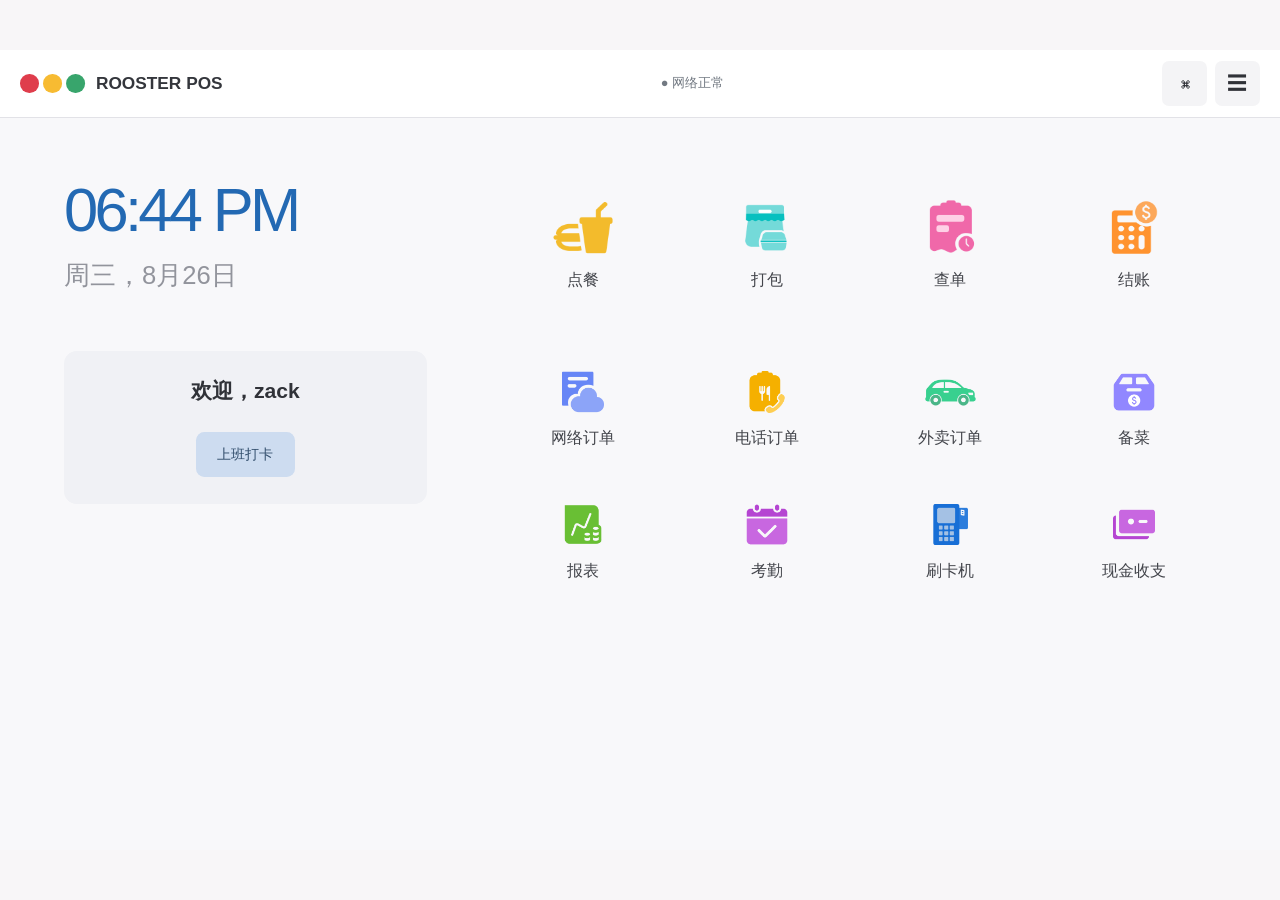
<file: demo/index.html>
<!doctype html>
<html lang="zh-CN">
<head>
  <meta charset="UTF-8" />
  <meta name="viewport" content="width=device-width, initial-scale=1.0" />
  <title>Rooster POS · 备菜流程</title>
  <link rel="stylesheet" href="./styles.css?v=direct-quantity-1" />
</head>
<body>
  <main class="demo-stage">
    <section id="home" class="screen active" aria-label="Rooster POS 首页">
      <div class="app-canvas home-canvas">
        <header class="app-home-header"><div class="app-brand"><span class="brand-dot"></span><b>ROOSTER POS</b></div><div class="home-status">● 网络正常</div><div class="home-head-actions"><button aria-label="扫码">⌘</button><button aria-label="设置">☰</button></div></header>
        <div class="home-body"><section class="home-welcome"><time>06:44 PM</time><p>周三，8月26日</p><div class="staff-card"><b>欢迎，zack</b><button>上班打卡</button></div></section><section class="order-type-panel"><div class="primary-type-grid"><button id="open-order" class="home-type"><img src="./assets/app-icons/dine-in.png" alt="" /><span>点餐</span></button><button class="home-type"><img src="./assets/app-icons/to-go.png" alt="" /><span>打包</span></button><button class="home-type"><img src="./assets/app-icons/recall.png" alt="" /><span>查单</span></button><button class="home-type"><img src="./assets/app-icons/daily-closing.png" alt="" /><span>结账</span></button></div><div class="secondary-type-grid"><button class="home-type"><img src="./assets/app-icons/online-order.png" alt="" /><span>网络订单</span></button><button class="home-type"><img src="./assets/app-icons/call-in.png" alt="" /><span>电话订单</span></button><button class="home-type"><img src="./assets/app-icons/delivery.png" alt="" /><span>外卖订单</span></button><button id="open-prep" class="home-type prep-home-type"><img src="./assets/app-icons/drawer.png" alt="" /><span>备菜</span></button><button class="home-type"><img src="./assets/app-icons/report-center.png" alt="" /><span>报表</span></button><button class="home-type"><img src="./assets/app-icons/attendance.png" alt="" /><span>考勤</span></button><button class="home-type"><img src="./assets/app-icons/card-readers.png" alt="" /><span>刷卡机</span></button><button class="home-type"><img src="./assets/app-icons/payment-batch.png" alt="" /><span>现金收支</span></button></div></section></div>
      </div>
    </section>

    <section id="order" class="screen" aria-label="Rooster POS 点餐页"><div class="app-canvas order-code-canvas"><section class="order-code-aside"><header><button id="close-order" aria-label="返回首页">‹</button><b>#0</b><span>新单</span><button class="aside-more">⋮</button></header><div class="order-code-empty">请选择右侧商品</div><footer><p><span>小计</span><b>$0.00</b></p><p><span>税</span><b>$0.00</b></p><button class="order-pay">付款 · $0.00</button></footer></section><section class="order-code-main"><header class="order-code-top"><button class="menu-name">POS菜单⌄</button><div class="order-code-tools"><button>⌕</button><button>⟳</button><button>◎</button><button>☰</button></div></header><div class="order-code-content"><aside class="order-category-list"><button class="active">主食</button><button>热菜</button><button>素菜</button><button>饮品</button></aside><main><div class="order-qty-row"><span>QTY</span><button class="active">1</button><button>2</button><button>3</button><button>4</button><button>5</button><button>6</button><button>7</button><button>8</button><button>9</button><button>10</button></div><div class="order-product-grid"><button><b>猪脚饭</b><span>$12.95</span></button><button><b>宫保鸡丁饭</b><span>$11.95</span></button><button><b>番茄炒蛋饭</b><span>$10.95</span></button><button><b>香菇鸡饭</b><span>$10.95</span></button><button><b>鱼香肉丝饭</b><span>$12.95</span></button><button><b>麻婆豆腐饭</b><span>$11.95</span></button></div></main></div></section></div></section>

    <section id="prep" class="screen" aria-label="内部备菜">
      <div class="prep-order-canvas">
        <section class="prep-cart" aria-label="备菜清单">
          <header class="prep-cart-head"><button id="back-home" class="prep-back" aria-label="返回首页">‹</button><strong>备菜</strong><span>内部备菜</span></header>
          <div id="prep-cart-list" class="prep-cart-list"></div>
          <footer class="prep-cart-footer"><div class="prep-cart-actions"><button id="send-kitchen" class="cart-send">送厨</button></div></footer>
        </section>
        <aside id="prep-action-rail" class="prep-action-rail" aria-label="备菜操作"></aside>
        <section class="prep-menu-pane" aria-label="内部备菜菜单"><header class="prep-menu-top"><button class="prep-menu-select">内部备菜⌄</button><div class="prep-quick-actions"><button aria-label="搜索">⌕</button><button aria-label="刷新">⟳</button><button aria-label="语言">◎</button><button aria-label="菜单">☰</button></div></header><div id="prep-category-grid" class="prep-category-grid"></div><div id="prep-menu-grid" class="prep-menu-grid"></div></section>
        <div id="prep-toast" class="prep-toast" role="status" aria-live="polite"></div>
      </div>
    </section>

  </main>
  <script src="./app.js"></script>
</body>
</html>
</file>
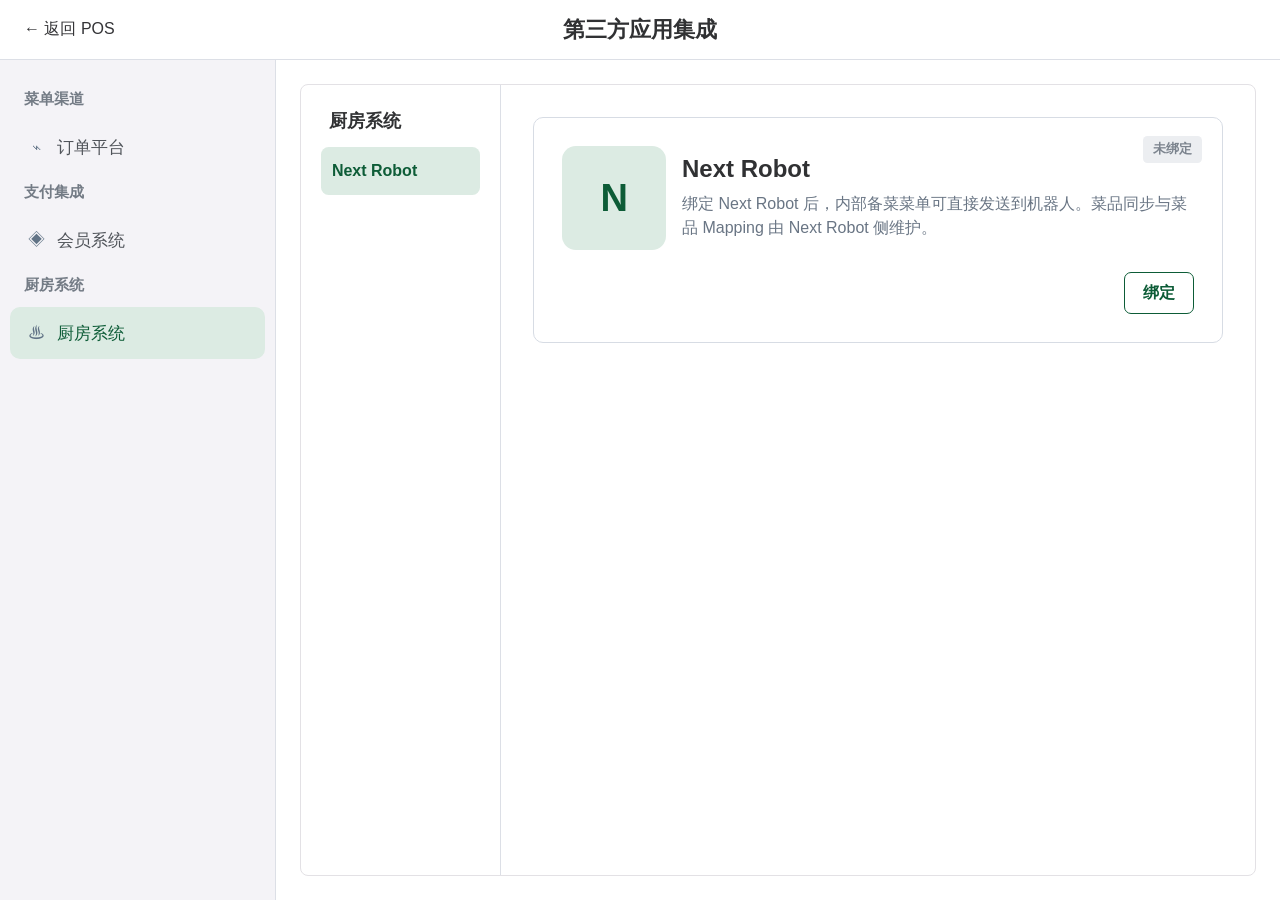
<file: demo/integrations/index.html>
<!doctype html>
<html lang="zh-CN">
<head>
<meta charset="UTF-8" />
<meta name="viewport" content="width=device-width,initial-scale=1" />
<title>Rooster POS · 厨房系统集成</title>
<link rel="stylesheet" href="../config.css?v=robot-bind-only-1" />
</head>
<body>
<main class="config-stage">
<section class="config-shell">
<header class="page-head">
<a class="back-link" href="../index.html">← 返回 POS</a>
<h1>第三方应用集成</h1>
</header>
<div class="integrations">
<aside class="global-nav">
<div class="nav-label">菜单渠道</div>
<button class="nav-item">
<span class="nav-glyph">⌁</span>订单平台</button>
<div class="nav-label">支付集成</div>
<button class="nav-item">
<span class="nav-glyph">◈</span>会员系统</button>
<div class="nav-label">厨房系统</div>
<button class="nav-item active">
<span class="nav-glyph">♨</span>厨房系统</button>
</aside>
<section class="main-panel">
<div class="integration-layout">
<nav class="section-nav">
<h2>厨房系统</h2>
<button class="section-link active">Next Robot</button>
</nav>
<section class="integration-content">
<article class="integration-card">
<div class="brand-tile">N</div>
<div>
<h2>Next Robot</h2>
<p>绑定 Next Robot 后，内部备菜菜单可直接发送到机器人。菜品同步与菜品 Mapping 由 Next Robot 侧维护。</p>
</div>
<span id="bind-status" class="status">未绑定</span>
<div class="integration-actions">
<button id="open-bind" class="outline-btn">绑定</button>
</div>
</article>
</section>
</div>
</section>
</div>
<div id="bind-modal" class="modal" hidden>
<form id="bind-form" class="modal-card">
<header class="modal-head">
<h2>绑定 Next Robot</h2>
<button id="close-bind" class="close-btn" type="button" aria-label="关闭">×</button>
</header>
<div class="bind-fields">
<div class="field">
<label for="app-id">App ID</label>
<input id="app-id" placeholder="App ID" autocomplete="off" />
</div>
<div class="field">
<label for="app-secret">Secret</label>
<input id="app-secret" type="password" placeholder="Secret" autocomplete="new-password" />
</div>
</div>
<footer class="modal-footer">
<button id="cancel-bind" class="outline-btn" type="button">取消</button>
<button class="primary-btn" type="submit">确认绑定</button>
</footer>
</form>
</div>
</section>
</main>
<div id="toast" class="toast" role="status">
</div>
<script src="./app.js">
</script>
</body>
</html>
</file>
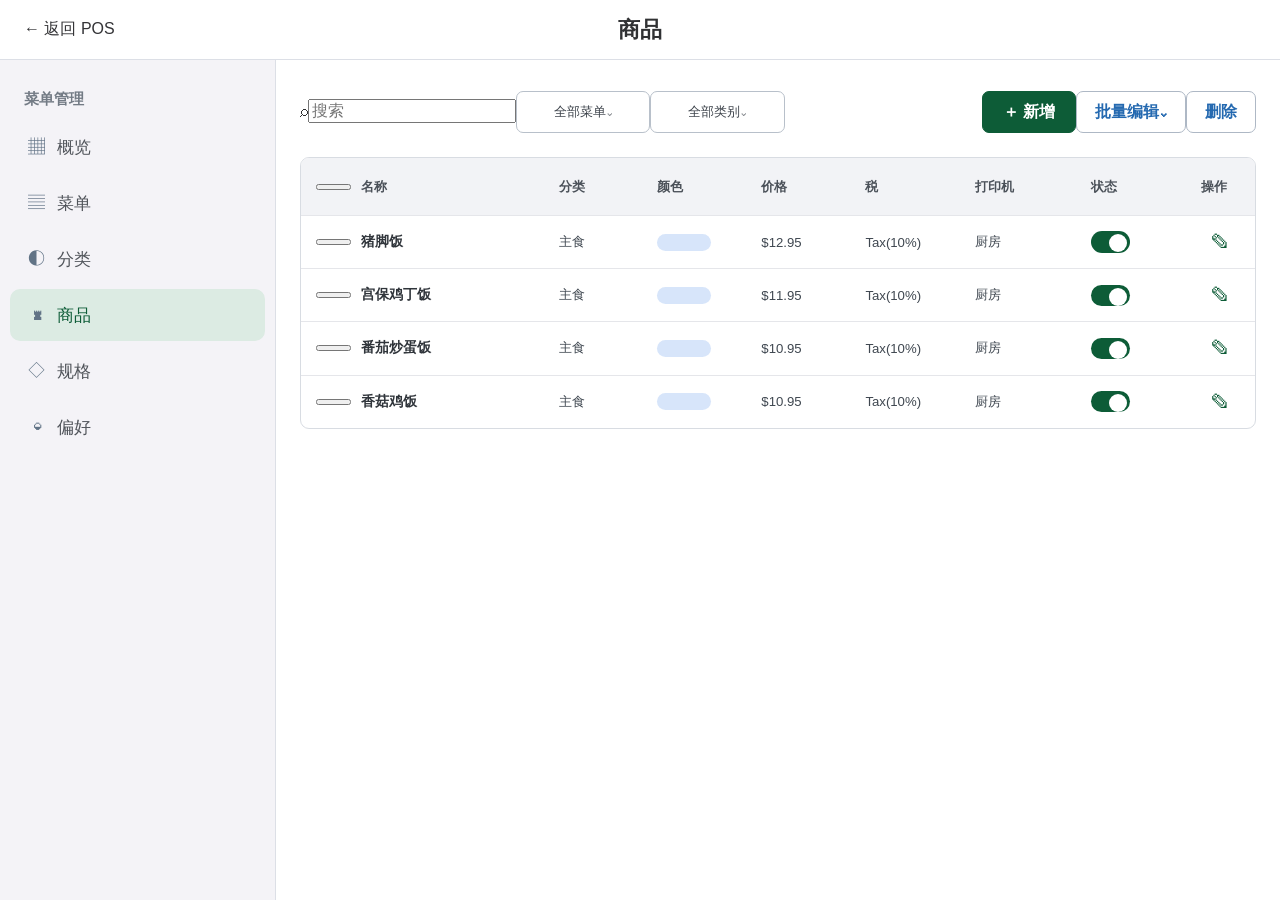
<file: demo/product-management/index.html>
<!doctype html>
<html lang="zh-CN">
<head>
<meta charset="UTF-8" />
<meta name="viewport" content="width=device-width,initial-scale=1" />
<title>Rooster POS · 商品</title>
<link rel="stylesheet" href="../config.css?v=product-page-v2" />
</head>
<body>
<main class="config-stage"><section class="config-shell">
<header class="page-head"><a id="return-pos" class="back-link" href="../index.html">← 返回 POS</a><button id="back-list" class="editor-page-back" hidden aria-label="返回商品">←</button><h1 id="page-title">商品</h1><button id="header-save" class="head-action" form="product-form" type="submit" hidden>保存</button></header>
<div class="menu-layout"><aside class="menu-sidebar"><div class="side-heading">菜单管理</div><button class="nav-item"><span class="nav-glyph">▦</span>概览</button><a class="nav-item" href="../recipe-management/index.html"><span class="nav-glyph">▤</span>菜单</a><button class="nav-item"><span class="nav-glyph">◐</span>分类</button><button class="nav-item active"><span class="nav-glyph">♜</span>商品</button><button class="nav-item"><span class="nav-glyph">◇</span>规格</button><button class="nav-item"><span class="nav-glyph">◒</span>偏好</button></aside>
<section class="menu-content product-management-content">
<section id="product-list-page" class="product-list-page"><div class="list-toolbar product-toolbar"><div class="list-title-group"><label class="recipe-search"><span>⌕</span><input id="product-search" placeholder="搜索" aria-label="搜索商品" /></label><button class="filter-btn" type="button">全部菜单⌄</button><button class="filter-btn" type="button">全部类别⌄</button></div><div class="list-actions"><button id="open-product-editor" class="primary-btn">＋ 新增</button><button class="outline-btn" type="button">批量编辑⌄</button><button id="delete-products" class="outline-btn delete-btn" type="button" disabled>删除</button></div></div><div class="products-table"><div class="products-head"><button id="select-all-products" class="list-check" type="button" aria-label="全选商品"></button><span>名称</span><span>分类</span><span>颜色</span><span>价格</span><span>税</span><span>打印机</span><span>状态</span><span>操作</span></div><div id="product-rows"></div></div></section>
<section id="product-editor" class="recipe-editor" hidden><form id="product-form" class="recipe-form product-form-v1"><section class="form-section full product-name-section"><div class="product-name-grid"><div class="menu-field"><label for="product-name-en">名称</label><input id="product-name-en" placeholder="名称（英文）" /><input id="product-name-zh" placeholder="名称（中文）" /></div><div class="menu-field"><label for="kitchen-name-en">送厨名称（可选）</label><input id="kitchen-name-en" placeholder="名称（英文）" /><input id="kitchen-name-zh" placeholder="名称（中文）" /></div><div class="menu-field"><label for="product-pos-en">POS名称（可选）</label><input id="product-pos-en" placeholder="名称（英文）" /><input id="product-pos-zh" placeholder="名称（中文）" /></div></div></section><section class="form-section full product-price-section"><div class="product-price-grid"><div class="compact-field"><label for="product-price">价格</label><div class="currency-input"><span>$</span><input id="product-price" placeholder="价格" inputmode="decimal" /></div></div><div class="compact-field"><label>商品类型</label><div class="product-radio-line"><label><input type="radio" name="product-type" checked />普通商品</label><label><input type="radio" name="product-type" />称重商品(lb)</label></div></div><div class="compact-field"><label>状态</label><div class="menu-status-row"><label class="route-switch"><input id="product-enabled" type="checkbox" checked /><span></span></label><b>激活</b></div></div></div></section><section class="form-section full product-routing-section figma-product-routing"><div class="routing-field"><h3>税</h3><div class="route-card-list"><button class="route-card selected" type="button">Tax(10%) (10.0%)</button><button class="route-card" type="button">3.00%(3.0%)</button><button class="route-card" type="button">7.45%(7.45%)</button></div></div><div class="routing-field"><label class="routing-check"><input type="checkbox" checked />发送到厨房打印机</label><div class="route-card-list"><button class="route-card selected" type="button">厨房</button></div></div><div class="routing-field"><label class="routing-check"><input type="checkbox" checked />发送到 KDS</label><div class="route-card-list"><button class="route-card selected" type="button">KDS 01</button><button class="route-card" type="button">KDS 02</button></div></div><div id="product-robot-option" class="routing-field robot-routing-field"><label class="routing-check"><input id="product-robot-enabled" type="checkbox" />发送到 Next Robot</label></div><div class="routing-field category-routing-field"><h3>关联分类</h3><button class="category-picker" type="button"><span>选择分类</span><b>›</b></button></div></section></form></section>
</section></div></section></main><div id="toast" class="toast" role="status"></div><script src="./app.js?v=product-page-v2"></script>
</body>
</html>
</file>
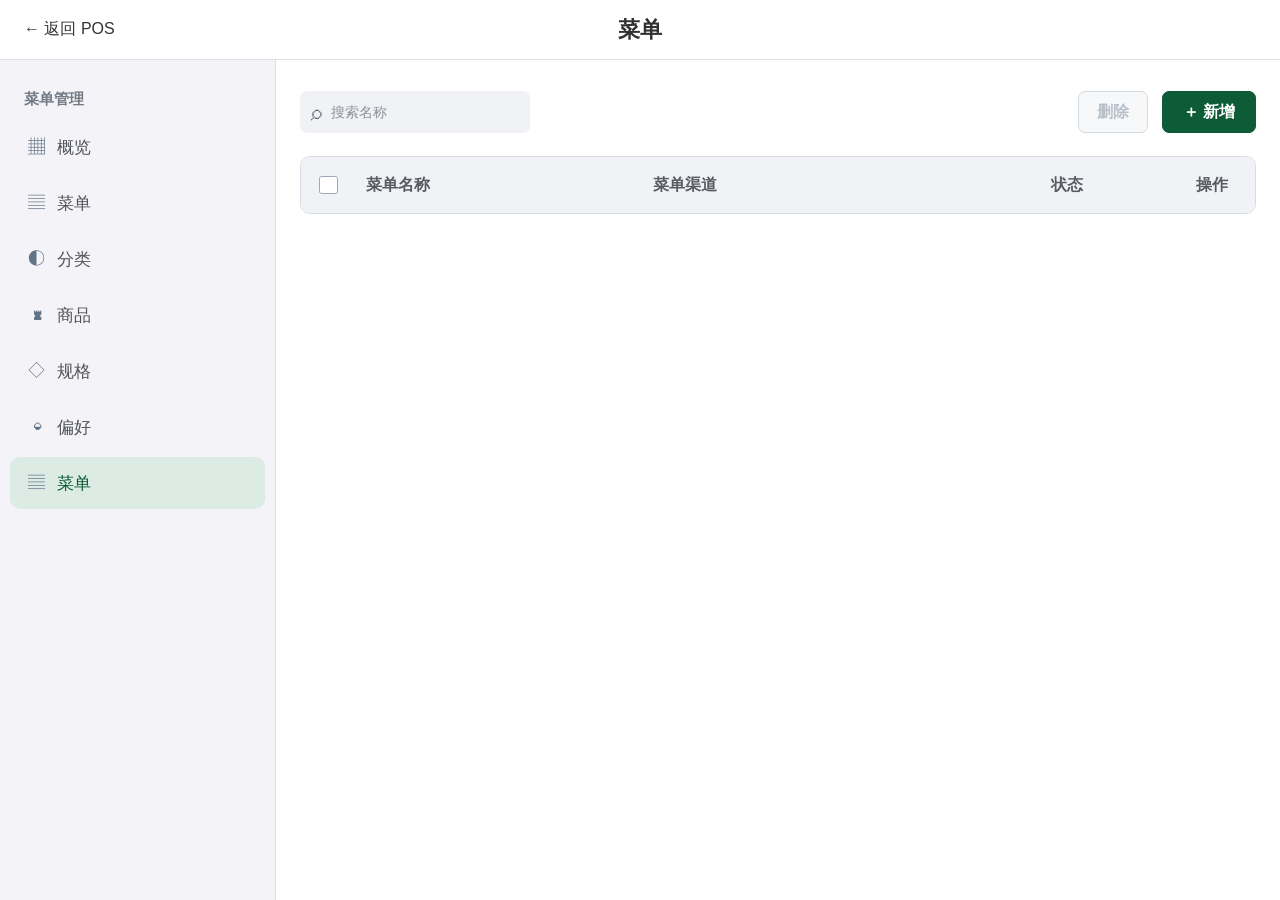
<file: demo/recipe-management/index.html>
<!doctype html>
<html lang="zh-CN">
<head>
<meta charset="UTF-8" />
<meta name="viewport" content="width=device-width,initial-scale=1" />
<title>Rooster POS · 菜单渠道</title>
<link rel="stylesheet" href="../config.css?v=menu-channel-v4" />
</head>
<body>
<main class="config-stage">
<section class="config-shell">
<header class="page-head">
<a id="return-pos" class="back-link" href="../index.html">← 返回 POS</a>
<button id="back-list" class="editor-page-back" hidden aria-label="返回菜单">←</button>
<h1 id="page-title">菜单</h1>
<button id="header-save" class="head-action" form="recipe-form" type="submit" hidden>保存</button>
</header>
<div class="menu-layout">
<aside class="menu-sidebar">
<div class="side-heading">菜单管理</div>
<button class="nav-item">
<span class="nav-glyph">▦</span>概览</button>
<button class="nav-item">
<span class="nav-glyph">▤</span>菜单</button>
<button class="nav-item">
<span class="nav-glyph">◐</span>分类</button>
<a class="nav-item" href="../product-management/index.html">
<span class="nav-glyph">♜</span>商品</a>
<button class="nav-item">
<span class="nav-glyph">◇</span>规格</button>
<button class="nav-item">
<span class="nav-glyph">◒</span>偏好</button>
<button class="nav-item active">
<span class="nav-glyph">▤</span>菜单</button>
</aside>
<section class="menu-content">
<section id="recipe-list-page" class="recipe-list-page">
<div class="list-toolbar">
<div class="list-title-group"><label class="recipe-search"><span>⌕</span><input id="recipe-search" placeholder="搜索名称" aria-label="搜索备菜名称" /></label></div>
<div class="list-actions"><button id="delete-recipes" class="outline-btn delete-btn" type="button" disabled>删除</button><button id="open-editor" class="primary-btn">＋ 新增</button></div>
</div>
<div class="recipes-table">
<div class="table-head">
<button id="select-all-recipes" class="list-check" type="button" role="checkbox" aria-checked="false" aria-label="全选菜单"></button>
<span>菜单名称</span>
<span>菜单渠道</span>
<span>状态</span>
<span>操作</span>
</div>
<div id="recipe-rows">
</div>
</div>
</section>
<section id="product-list-page" class="recipe-list-page product-list-page" hidden>
<div class="list-toolbar"><div class="list-title-group"><label class="recipe-search"><span>⌕</span><input id="product-search" placeholder="搜索名称" aria-label="搜索商品名称" /></label></div><div class="list-actions"><button id="open-product-editor" class="primary-btn">＋ 新增</button></div></div>
<div class="recipes-table product-table"><div class="table-head"><span>名称</span><span>关联菜单</span><span>Next Robot</span><span>状态</span><span>操作</span></div><div id="product-rows"></div></div>
</section>
<section id="recipe-editor" class="recipe-editor" hidden>
<form id="recipe-form" class="recipe-form menu-form-v3">
<section class="form-section full menu-basics-section">
<div class="menu-name-grid">
<div class="menu-field"><label for="menu-name-en">名称</label><input id="menu-name-en" placeholder="名称（英文）" /><input id="recipe-name" placeholder="名称（中文）" /></div>
<div class="menu-field"><label for="pos-name-en">POS名称（可选）</label><input id="pos-name-en" placeholder="名称（英文）" /><input id="pos-name-zh" placeholder="名称（中文）" /></div>
</div>
</section>
<section class="form-section full menu-status-section">
<div class="menu-status-row"><span>状态</span><label class="route-switch" aria-label="菜单状态"><input id="menu-enabled" type="checkbox" checked /><span></span></label><b>激活</b></div>
</section>
<section class="form-section full menu-channel-section">
<h3>菜单渠道</h3>
<div class="menu-channel-options" role="group" aria-label="菜单渠道">
<button type="button" class="menu-channel-card" data-menu-channel="POS" onclick="this.classList.toggle('selected')">POS</button>
<button type="button" class="menu-channel-card" data-menu-channel="Online Order" onclick="this.classList.toggle('selected')">Online Order</button>
<button type="button" class="menu-channel-card" data-menu-channel="Kiosk" onclick="this.classList.toggle('selected')">Kiosk</button>
<button type="button" class="menu-channel-card" data-menu-channel="Self Dine in" onclick="this.classList.toggle('selected')">Self Dine in</button>
<button type="button" class="menu-channel-card" data-menu-channel="Platform Order" onclick="this.classList.toggle('selected')">Platform Order</button>
<button type="button" class="menu-channel-card" data-menu-channel="内部备菜" onclick="this.classList.toggle('selected')">内部备菜</button>
</div>
</section>
<section class="form-section full supply-section">
<div class="section-title-row"><h3>供应时段</h3><div><button class="text-add-button" type="button">＋ 新增</button><button class="text-delete-button" type="button" disabled>删除</button></div></div>
<div class="supply-table"><div class="supply-table-head"><span class="empty-check"></span><span>名称</span><span>时间</span><span>日期</span></div><div class="supply-empty">无加载数据</div></div>
</section>
<section class="form-section full category-section"><h3>关联分类</h3><button class="category-picker" type="button"><span>选择分类</span><b>›</b></button></section>
<p id="form-message" class="form-message">
</p>
</form>
</section>
<section id="product-editor" class="recipe-editor" hidden>
<form id="product-form" class="recipe-form product-form-v1">
<section class="form-section full product-name-section"><div class="product-name-grid"><div class="menu-field"><label for="product-name-en">名称</label><input id="product-name-en" placeholder="名称（英文）" /><input id="product-name-zh" placeholder="名称（中文）" /></div><div class="menu-field"><label for="kitchen-name-en">送厨名称（可选）</label><input id="kitchen-name-en" placeholder="名称（英文）" /><input id="kitchen-name-zh" placeholder="名称（中文）" /></div><div class="menu-field"><label for="product-pos-en">POS名称（可选）</label><input id="product-pos-en" placeholder="名称（英文）" /><input id="product-pos-zh" placeholder="名称（中文）" /></div></div></section>
<section class="form-section full product-price-section"><div class="product-price-grid"><div class="compact-field"><label for="product-price">价格</label><div class="currency-input"><span>$</span><input id="product-price" placeholder="价格" inputmode="decimal" /></div></div><div class="compact-field"><label>商品类型</label><div class="product-radio-line"><label><input type="radio" name="product-type" checked />普通商品</label><label><input type="radio" name="product-type" />称重商品(lb)</label></div></div><div class="compact-field"><label>状态</label><div class="menu-status-row"><label class="route-switch"><input id="product-enabled" type="checkbox" checked /><span></span></label><b>激活</b></div></div></div></section>
<section class="form-section full product-routing-section"><div class="product-routing-grid"><div><h3>发送到厨房打印机</h3><button type="button" class="printer-card">厨房</button></div><div><h3>关联分类</h3><button class="category-picker" type="button"><span>选择分类</span><b>›</b></button></div><div id="product-robot-option"><h3>发送到 Next Robot</h3><div class="robot-switch-line"><label class="route-switch" aria-label="启用 Next Robot 送厨"><input id="product-robot-enabled" type="checkbox" /><span></span></label><b>启用</b></div></div></div></section>
<p id="product-message" class="form-message"></p>
</form>
</section>
</section>
</div>
</section>
</main>
<div id="toast" class="toast" role="status">
</div>
<script src="./app.js?v=menu-channel-v4">
</script>
</body>
</html>
</file>
<file: demo/styles.css>
:root{--ink:#303238;--muted:#8d949d;--line:#e4e3e7;--blue:#2369b3;--pale:#d8e5f3;--green:#56b52c;--bg:#f7f6f8}
*{box-sizing:border-box}
html,body{width:100%;height:100%;margin:0;overflow:hidden;background:#f8f6f8;color:var(--ink);font-family:-apple-system,BlinkMacSystemFont,"PingFang SC","Microsoft YaHei",sans-serif}
button{font:inherit;cursor:pointer}
.demo-stage,.screen{width:100%;height:100%}
.demo-stage{display:grid;place-items:center}
.screen{display:none;place-items:center}
.screen.active{display:grid}
.reference-canvas,.toast-canvas{position:relative;width:min(1280px,100vw,calc(100vh * 1.6));aspect-ratio:1280/800;overflow:hidden;background:#fbf9fb;container-type:inline-size}
.reference-canvas>img{display:block;width:100%;height:100%;object-fit:cover}
.hotspot{position:absolute;border:0;background:transparent}
.order-hotspot{left:47.5%;top:28%;width:13%;height:24%}
.exit-hotspot{left:0;top:3.8%;width:20%;height:8.5%}
.prep-launch{position:absolute;left:84.8%;top:47.4%;width:12%;height:20%;border:0;border-radius:.7cqw;background:#fbf9fb;color:#35363a;display:flex;flex-direction:column;align-items:center;justify-content:center;gap:.7cqw;box-shadow:none}
.prep-launch b{font-size:1.4cqw;font-weight:400}
.prep-mark{display:grid;place-items:center;width:4.1cqw;aspect-ratio:1;border-radius:.65cqw;background:var(--green);position:relative}
.prep-mark i{display:block;position:relative;width:2.7cqw;height:1.7cqw;border:.36cqw solid #fff;border-bottom:0;border-radius:2cqw 2cqw 0 0}
.prep-mark i:before{content:"";position:absolute;left:50%;top:-.8cqw;width:.44cqw;height:.44cqw;border-radius:50%;background:#fff;transform:translateX(-50%)}
.prep-mark i:after{content:"";position:absolute;left:-.65cqw;top:1.65cqw;width:3.3cqw;height:.35cqw;border-radius:2cqw;background:#fff;box-shadow:0 .65cqw 0 -.03cqw #fff}
.window-bar{height:3.85cqw;display:flex;align-items:center;gap:.9cqw;padding:0 1.2cqw;border-bottom:1px solid #e7e4e6;background:#fff}
.window-bar strong{margin-left:.8cqw;color:#57575a;font-size:1.35cqw}
.mac{width:1.52cqw;aspect-ratio:1;border-radius:50%}
.red{background:#ff5f57}
.yellow{background:#febc2e}
.green{background:#28c840}
.toolbar{height:8.5cqw;display:flex;align-items:center;padding:0 1.55cqw;border-bottom:1px solid #e7e4e6;background:#fcfafc}
.back{border:0;background:transparent;color:#343437;font-size:1.58cqw;font-weight:600}
.toolbar>div{margin-left:4cqw}
.toolbar h1{margin:0;font-size:2.25cqw}
.toolbar p{margin:.3cqw 0 0;color:#96969c;font-size:1.1cqw}
.save{margin-left:auto;border:0;border-radius:.65cqw;padding:1cqw 2.1cqw;background:var(--blue);color:#fff;font-size:1.35cqw;font-weight:700}
.save:disabled{background:#aeb8c5;cursor:not-allowed}
.prep-layout{height:calc(100% - 6.4cqw);background:#f5f4f6}
.prep-content{display:flex;min-width:0;flex-direction:column;padding:2.1cqw 3cqw 2.3cqw;background:#fbfafc}
.prep-heading,.stock-heading{display:flex;align-items:center;justify-content:space-between;padding-bottom:1.4cqw;border-bottom:1px solid #e7e5e8}
.prep-heading h2,.stock-heading h2{margin:0;font-size:2cqw}
.prep-heading p,.stock-heading p{margin:.3cqw 0 0;color:#9097a0;font-size:1.1cqw}
.date-pill{padding:.6cqw 1cqw;border-radius:2cqw;background:#e9f0f8;color:#4d7094;font-size:1.05cqw;font-weight:700}
.prep-list{display:grid;gap:1cqw;padding:1.3cqw 0;flex:1}
.prep-card{position:relative;display:grid;grid-template-columns:auto auto 1fr auto;align-items:center;gap:1.25cqw;min-height:10cqw;padding:1.1cqw 1.5cqw;border:1px solid #e6e4e8;border-radius:.9cqw;background:#fff}
.prep-card.selected{border-color:#9cbddd;background:#fbfdff;box-shadow:0 .25cqw .8cqw #2867a612}
.recipe-check{display:grid;place-items:center;width:2cqw;aspect-ratio:1;border:1px solid #bfcbd7;border-radius:.45cqw;background:#fff;color:#fff;font-size:1.3cqw}
.selected .recipe-check{border-color:#2870b8;background:#2870b8}
.recipe-icon{display:grid;place-items:center;width:4.2cqw;aspect-ratio:1;border-radius:.75cqw;background:#e9f1fa;color:#4a78a6;font-size:2.15cqw}
.recipe-main{min-width:0}
.recipe-title{display:flex;align-items:center;gap:.9cqw}
.recipe-title h3{margin:0;font-size:1.5cqw}
.recipe-title span{padding:.3cqw .65cqw;border-radius:2cqw;background:#eef1f5;color:#6f7d8b;font-size:.95cqw}
.recipe-main p{margin:.4cqw 0;color:#7c8995;font-size:1.06cqw}
.recipe-main p b{color:#2765a4}
.recipe-meta{display:flex;gap:1.2cqw;color:#8995a0;font-size:1.01cqw}
.recipe-meta b{color:#416e9e}
.batch-control{padding-left:1.6cqw;border-left:1px solid #ecebef;text-align:right}
.batch-control>span{display:block;margin-bottom:.5cqw;color:#8b969f;font-size:.95cqw}
.batch-control div{display:flex;align-items:center;gap:.55cqw}
.batch-control button{display:grid;place-items:center;width:2cqw;aspect-ratio:1;border:1px solid #b7c9dd;border-radius:.4cqw;background:#fff;color:#2867a6;font-size:1.35cqw;font-weight:700}
.batch-control b{min-width:1.4cqw;color:#265f9d;font-size:1.4cqw;text-align:center}
.batch-control em{font-style:normal;color:#84909a;font-size:1cqw}
.prep-summary{display:flex;align-items:center;justify-content:space-between;padding:1.2cqw 1.4cqw;border-radius:.75cqw;background:#eaf3ff}
.prep-summary b{display:block;color:#285f9a;font-size:1.2cqw}
.prep-summary span{display:block;margin-top:.3cqw;color:#73879a;font-size:1.02cqw}
.prep-summary p{margin:0;color:#60778e;font-size:1.04cqw}
.consumption-list{display:grid;gap:1cqw;flex:1;padding:1.35cqw 0}
.consumption-card{min-height:10.3cqw;padding:1.25cqw 1.6cqw;border:1px solid #e7e5e8;border-radius:.85cqw;background:#fff}
.dish-title{display:flex;align-items:center;justify-content:space-between}
.dish-title h3{margin:0;font-size:1.52cqw}
.dish-title p{margin:.4cqw 0 0;color:#8b97a2;font-size:1.02cqw}
.consumption-metrics{display:grid;grid-template-columns:repeat(2,1fr);gap:1cqw;margin-top:1.15cqw}
.consumption-metrics div{padding-left:1cqw;border-left:2px solid #e8edf3}
.consumption-metrics span{display:block;color:#909aa4;font-size:1cqw}
.consumption-metrics b{display:block;margin-top:.35cqw;color:#3e5f81;font-size:1.4cqw}
.modal{position:absolute;inset:0;z-index:4;display:grid;place-items:center;background:#1d273333}
.modal[hidden]{display:none}
.modal-card{width:82%;padding:1.8cqw 2.1cqw 1.6cqw;border-radius:1cqw;background:#f8f8fa;box-shadow:0 2cqw 6cqw #17283b3d}
.modal-card>header{display:flex;align-items:flex-start;justify-content:space-between;padding-bottom:1.2cqw;border-bottom:1px solid #e3e4e7}
.modal-card h2{margin:0;font-size:2cqw}
.modal-card header p{margin:.35cqw 0 0;color:#8b959f;font-size:1.08cqw}
.modal-close{display:grid;place-items:center;width:2.6cqw;aspect-ratio:1;border:0;border-radius:.55cqw;background:#eef0f3;color:#657080;font-size:1.8cqw}
.recipe-picker{display:grid;gap:.85cqw;padding:1.1cqw 0}
.picker-row{display:grid;grid-template-columns:auto auto 1fr auto;align-items:center;gap:1.15cqw;min-height:8.3cqw;padding:1cqw 1.2cqw;border:1px solid #e3e5e8;border-radius:.75cqw;background:#fff}
.picker-row.selected{border-color:#9cbddd;background:#fbfdff;box-shadow:0 .2cqw .7cqw #2867a610}
.picker-summary{display:flex;align-items:center;justify-content:space-between;padding:1.05cqw 1.35cqw;border-radius:.7cqw;background:#eaf3ff}
.picker-summary b{display:block;color:#285f9a;font-size:1.15cqw}
.picker-summary span{display:block;margin-top:.3cqw;color:#718699;font-size:1cqw}
.picker-summary .save{margin-left:1cqw}
.prep-toolbar{position:relative;height:6.4cqw;justify-content:center;padding:0 1.55cqw}
.prep-toolbar .back{position:absolute;left:1.55cqw;padding:.3cqw;border:0;font-size:2.4cqw;line-height:1}
.prep-toolbar .toolbar-title{margin:0;text-align:center}
.prep-toolbar .toolbar-title h1{font-size:2.05cqw}
.prep-toolbar .toolbar-actions{position:absolute;right:1.55cqw;display:flex;gap:1cqw;margin:0}
.prep-toolbar .toolbar-actions .save{margin:0;padding:.85cqw 1.7cqw;border-radius:.65cqw;font-size:1.25cqw}
.refresh{border:1px solid #b9bdc6;border-radius:.65cqw;background:#fff;color:#2369b3;padding:.85cqw 1.7cqw;font-size:1.25cqw;font-weight:700}
.prep-layout{height:calc(100% - 10.25cqw)}
.prep-content{padding:1.55cqw 2cqw 1.7cqw}
.consumption-list{grid-template-columns:repeat(4,minmax(0,1fr));grid-auto-rows:11.1cqw;gap:1cqw;align-content:start;padding:0}
.consumption-card{display:flex;min-height:0;flex-direction:column;justify-content:space-between;padding:1.5cqw;border:0;border-radius:.9cqw;background:#d5e2f7}
.dish-title h3{font-size:1.58cqw;line-height:1.25}
.consumption-metrics{gap:.75cqw;margin-top:1.1cqw}
.consumption-metrics div{padding-left:.75cqw;border-left:2px solid #f0f5fc}
.consumption-metrics span{font-size:.92cqw;color:#6e7b8d}
.consumption-metrics b{margin-top:.32cqw;color:#3c526b;font-size:1.36cqw}
.prep-quantity{display:grid;grid-template-columns:auto 5.2cqw auto;align-items:center;gap:.45cqw;color:#5d6874;font-size:1.02cqw}.prep-quantity span{grid-column:1 / -1;justify-self:end}.prep-quantity input{width:5.2cqw;height:2.65cqw;padding:0 .5cqw;border:1px solid #bbc5d2;border-radius:.5cqw;background:#fff;color:#303842;font:inherit;font-size:1.15cqw;font-weight:700;text-align:center}.prep-quantity em{font-style:normal;color:#6e7884}

/* Internal prep reuses the POS order-page frame from the supplied Figma node. */
.prep-order-canvas{position:relative;display:grid;width:min(1280px,100vw,calc(100vh * 1.6));aspect-ratio:1280/800;grid-template-columns:29.7% 6.25% 64.05%;overflow:hidden;background:#f7f7f9;container-type:inline-size}
.prep-cart{display:grid;grid-template-rows:6.25cqw minmax(0,1fr) auto;min-width:0;border-right:1px solid #d8d8de;background:#fff}
.prep-cart-head{display:flex;align-items:center;gap:1cqw;padding:0 1.55cqw;border-bottom:1px solid #d7d7dd;background:#fff}.prep-cart-head strong{font-size:2.15cqw;letter-spacing:-.04em}.prep-cart-head span{padding:.42cqw .76cqw;border-radius:.38cqw;background:#ededf1;color:#5f6168;font-size:.9cqw;font-weight:700}.prep-back{border:0;background:transparent;color:#272a30;font-size:3.25cqw;font-weight:400;line-height:1}
.prep-cart-list{display:flex;min-height:0;flex-direction:column;gap:.7cqw;padding:1.2cqw;overflow:hidden;background:#fcfcfd}.prep-cart-empty{display:grid;place-content:center;gap:.55cqw;height:100%;padding:2cqw;text-align:center;color:#747984}.prep-cart-empty b{font-size:1.15cqw}.prep-cart-empty span{font-size:.9cqw;color:#a0a4ac}
.prep-cart-item{display:flex;align-items:center;gap:.65cqw;padding:.85cqw;border-bottom:1px solid #e7e7ec;background:#fff}.prep-cart-item.active{background:#dce9e2}.cart-quantity{display:grid;place-items:center;width:3.55cqw;height:3.25cqw;border-radius:.35cqw;background:#f0f1f4;color:#31343a;font-size:1.25cqw;font-weight:500}.cart-item-main{min-width:0;flex:1}.prep-cart-item strong,.prep-cart-item span{display:block}.prep-cart-item strong{font-size:1.22cqw}.prep-cart-item span{margin-top:.25cqw;color:#888e98;font-size:.82cqw}
.prep-cart-footer{padding:1.1cqw;border-top:1px solid #d8d8de;background:#fff}.prep-cart-total{display:flex;justify-content:space-between;padding-bottom:.8cqw;color:#5d626b;font-size:1cqw}.prep-cart-total b{color:#24272d;font-size:1.1cqw}.prep-cart-actions{display:grid;grid-template-columns:1fr}.prep-cart-actions button{height:3.65cqw;border-radius:.52cqw;font-size:1.15cqw;font-weight:700}.cart-send{border:0;background:#175b32;color:#fff}.cart-send:disabled{background:#dfe2e6;color:#aeb2ba}
.prep-action-rail{display:flex;flex-direction:column;align-items:center;gap:.55cqw;padding-top:.8cqw;border-right:1px solid #d8d8de;background:#f2f2f5}.rail-action{display:grid;place-items:center;width:4.75cqw;height:5.1cqw;gap:.15cqw;border:0;border-radius:.42cqw;background:#fff;color:#34373d}.rail-action b{font-size:1.55cqw;line-height:1}.rail-action span{font-size:.75cqw}.rail-add{background:#dce9e2;color:#14562f}.rail-reduce,.rail-delete{background:#efd1d3;color:#71181d}
.prep-menu-pane{display:grid;grid-template-rows:6.25cqw auto minmax(0,1fr);min-width:0;background:#f8f8fa}.prep-menu-top{display:flex;align-items:center;justify-content:space-between;padding:0 1.05cqw;border-bottom:1px solid #d8d8de;background:#fff}.prep-menu-select{height:3.75cqw;padding:0 1.15cqw;border:0;border-radius:.52cqw;background:#ececf0;color:#35373d;font-size:1.22cqw;font-weight:700}.prep-quick-actions{display:flex;gap:.5cqw}.prep-quick-actions button{display:grid;place-items:center;width:3.75cqw;height:3.75cqw;border:0;border-radius:.5cqw;background:#f4f4f6;color:#282b30;font-size:1.65cqw}
.prep-category-grid{display:grid;grid-template-columns:repeat(4,1fr);gap:.85cqw;padding:1cqw 1.15cqw .85cqw;background:#f8f8fa}.prep-category{height:4.45cqw;border:0;border-radius:.55cqw;background:#fff;color:#4c5059;font-size:1.18cqw;font-weight:700}.prep-category.active{background:#b9d6ff;color:#1e5d9f}
.prep-menu-grid{display:grid;grid-template-columns:repeat(4,minmax(0,1fr));grid-auto-rows:7.8cqw;align-content:start;gap:.85cqw;padding:.85cqw 1.15cqw 1.15cqw;overflow:hidden;background:#f8f8fa}.prep-dish{position:relative;display:flex;min-width:0;flex-direction:column;align-items:flex-start;justify-content:flex-end;padding:1.05cqw;border:0;border-radius:.58cqw;background:#fff;color:#2d3138;text-align:left}.prep-dish strong{font-size:1.28cqw;line-height:1.25}.prep-dish span{margin-top:.45cqw;color:#747b87;font-size:.92cqw}.prep-dish em{position:absolute;top:.7cqw;right:.7cqw;padding:.28cqw .48cqw;border-radius:.35cqw;background:#2369b3;color:#fff;font-size:.75cqw;font-style:normal;font-weight:700}.prep-dish.selected{background:#d9e8fd;box-shadow:inset 0 0 0 1px #99bbe6}
.prep-toast{position:absolute;z-index:5;top:6.9cqw;left:50%;padding:.8cqw 1.35cqw;border-radius:.5cqw;background:#273849;color:#fff;font-size:1.05cqw;font-weight:700;opacity:0;pointer-events:none;transform:translate(-50%,-.7cqw);transition:opacity .18s ease,transform .18s ease}.prep-toast.show{opacity:1;transform:translate(-50%,0)}

/* Code-built Rooster POS screens. Layout dimensions follow FastFoodScreen, OrderLayout and MenuToolButton. */
.app-canvas{width:min(1280px,100vw,calc(100vh * 1.6));aspect-ratio:1280/800;overflow:hidden;background:#f8f8fa;container-type:inline-size}.app-home-header{display:flex;align-items:center;height:5.3cqw;padding:0 1.6cqw;border-bottom:1px solid #e2e2e7;background:#fff}.app-brand{display:flex;align-items:center;gap:.65cqw;color:#34363c;font-size:1.35cqw}.brand-dot{width:1.45cqw;height:1.45cqw;border-radius:50%;background:#df3d4c;box-shadow:1.8cqw 0 #f7bb32,3.6cqw 0 #38a56c}.app-brand b{margin-left:3.8cqw}.home-status{margin:auto;color:#727982;font-size:1cqw}.home-head-actions{display:flex;gap:.6cqw}.home-head-actions button{display:grid;place-items:center;width:3.5cqw;height:3.5cqw;border:0;border-radius:.55cqw;background:#f4f4f6;color:#303238;font-size:1.55cqw}.home-body{display:grid;grid-template-columns:31.5% 1fr;height:calc(100% - 5.3cqw);padding:4.4cqw 5cqw 3cqw;gap:5.8cqw}.home-welcome time{display:block;color:#2369b3;font-size:4.8cqw;font-weight:400;letter-spacing:-.06em}.home-welcome>p{margin:1cqw 0 4.5cqw;color:#92949c;font-size:2cqw}.staff-card{display:grid;gap:1.7cqw;min-height:12cqw;padding:2.1cqw 2.5cqw;border-radius:1cqw;background:#f0f1f5;text-align:center}.staff-card b{font-size:1.65cqw}.staff-card button{justify-self:center;padding:.85cqw 1.7cqw;border:0;border-radius:.65cqw;background:#cddcf0;color:#314d6b;font-size:1.1cqw}.order-type-panel{padding-top:1.5cqw}.primary-type-grid,.secondary-type-grid{display:grid;grid-template-columns:repeat(4,1fr);gap:1.6cqw}.secondary-type-grid{margin-top:5.6cqw;row-gap:3.6cqw}.home-type{display:flex;align-items:center;flex-direction:column;gap:.75cqw;min-width:0;border:0;background:transparent;color:#43454b;font-size:1.25cqw;font-weight:400}.home-type img{width:5.2cqw;height:5.2cqw;object-fit:contain}.secondary-type-grid .home-type img{width:4.2cqw;height:4.2cqw}.prep-home-type img{filter:hue-rotate(75deg) saturate(1.5)}
.order-code-canvas{display:grid;grid-template-columns:23.45% 1fr;width:min(1280px,100vw,calc(100vh * 1.6));aspect-ratio:1280/800;overflow:hidden;background:#f8f8fa;container-type:inline-size}.order-code-aside{display:grid;grid-template-rows:6.25cqw 1fr auto;border-right:1px solid #dcdde3;background:#fff}.order-code-aside header{display:flex;align-items:center;gap:1cqw;padding:0 1.3cqw;border-bottom:1px solid #dcdde3}.order-code-aside header>button{border:0;background:transparent;color:#282a2f;font-size:3cqw;line-height:1}.order-code-aside header b{font-size:2.25cqw}.order-code-aside header span{padding:.45cqw .8cqw;border-radius:.35cqw;background:#f0f1f4;font-size:.95cqw}.aside-more{margin-left:auto}.order-code-empty{display:grid;place-items:center;color:#abb0b9;font-size:1cqw}.order-code-aside footer{padding:1cqw;border-top:1px solid #dddde3}.order-code-aside footer p{display:flex;justify-content:space-between;margin:.28cqw 0;color:#6f747e;font-size:1.05cqw}.order-code-aside footer b{color:#303238}.order-pay{width:100%;height:4cqw;margin-top:.75cqw;border:0;border-radius:.55cqw;background:#145b34;color:#fff;font-size:1.35cqw;font-weight:700}.order-code-main{display:grid;grid-template-rows:6.25cqw 1fr;min-width:0}.order-code-top{display:flex;align-items:center;justify-content:space-between;padding:0 1cqw;border-bottom:1px solid #dcdde3;background:#fff}.menu-name{height:3.75cqw;padding:0 1.2cqw;border:0;border-radius:.55cqw;background:#eeedf1;color:#35373c;font-size:1.25cqw;font-weight:700}.order-code-tools{display:flex;gap:.55cqw}.order-code-tools button{display:grid;place-items:center;width:3.75cqw;height:3.75cqw;border:0;border-radius:.55cqw;background:#f4f4f6;color:#282a2f;font-size:1.6cqw}.order-code-content{display:grid;grid-template-columns:13cqw 1fr;min-height:0}.order-category-list{display:flex;flex-direction:column;gap:.8cqw;padding:1cqw;border-right:1px solid #dcdde3;background:#f8f8fa}.order-category-list button{height:4.7cqw;border:0;border-radius:.55cqw;background:#fff;color:#4c515a;font-size:1.15cqw;font-weight:700}.order-category-list button.active{background:#145b34;color:#fff}.order-code-content main{min-width:0;padding:1cqw 1.35cqw;background:#f8f8fa}.order-qty-row{display:grid;grid-template-columns:3.5cqw repeat(10,1fr);gap:.6cqw}.order-qty-row span{display:grid;place-items:center;color:#41454c;font-size:1.05cqw}.order-qty-row button{height:3.55cqw;border:0;border-radius:.55cqw;background:#fff;color:#42464d;font-size:1.05cqw}.order-qty-row button.active{background:#dbe9ff;color:#1c609f}.order-product-grid{display:grid;grid-template-columns:repeat(4,1fr);grid-auto-rows:10.4cqw;gap:.75cqw;margin-top:1cqw}.order-product-grid button{display:flex;flex-direction:column;align-items:flex-start;justify-content:flex-end;padding:1.05cqw;border:0;border-radius:.6cqw;background:#d9e7fc;color:#2c3139;text-align:left}.order-product-grid b{font-size:1.25cqw;font-weight:500}.order-product-grid span{margin-top:.45cqw;color:#4c5869;font-size:.98cqw}
</file>
<file: demo/config.css>
:root{--ink:#303133;--muted:#909399;--line:#dcdfe6;--blue:#0d5c37;--blue-pale:#dcebe3;--surface:#fff;--canvas:#f4f3f7;--green:#0d5c37}
*{box-sizing:border-box}
html,body{width:100%;height:100%;margin:0;overflow:hidden;background:#f8f6f8;color:var(--ink);font-family:-apple-system,BlinkMacSystemFont,"PingFang SC","Microsoft YaHei",sans-serif}
button,input,select{font:inherit}button{cursor:pointer}
.menu-form-v3 .menu-channel-card.selected{border-color:#2369b3!important;background:#2369b3!important;color:#fff!important;box-shadow:inset 0 0 0 1px #2369b3}.menu-form-v3 .menu-channel-card.selected:before{content:"✓"!important;margin-right:.55cqw!important;font-weight:800}
.config-stage{display:grid;place-items:center;width:100%;height:100%}
.config-shell{width:min(1280px,100vw,calc(100vh * 1.6));aspect-ratio:1280/800;overflow:hidden;background:var(--canvas);container-type:inline-size}
.window-bar{height:3.85cqw;display:flex;align-items:center;gap:.9cqw;padding:0 1.2cqw;border-bottom:1px solid var(--line);background:#fff}.window-bar strong{margin-left:.8cqw;color:#57575a;font-size:1.35cqw}.mac{width:1.52cqw;aspect-ratio:1;border-radius:50%}.red{background:#ff5f57}.yellow{background:#febc2e}.green{background:#28c840}
.page-head{position:relative;display:flex;align-items:center;justify-content:center;height:6.15cqw;border-bottom:1px solid var(--line);background:#fcfafc}.page-head h1{margin:0;font-size:2.05cqw}.back-link{position:absolute;left:1.65cqw;display:flex;align-items:center;gap:.55cqw;color:#343437;font-size:1.28cqw;font-weight:700;text-decoration:none}.head-action{position:absolute;right:1.65cqw;border:0;border-radius:.6cqw;padding:.8cqw 1.65cqw;background:var(--blue);color:#fff;font-size:1.18cqw;font-weight:700}
.integrations{display:grid;grid-template-columns:21% 1fr;height:calc(100% - 6.15cqw)}.global-nav{padding:2cqw 1.3cqw;border-right:1px solid var(--line);background:#f3f2f5}.nav-label{margin:.5cqw 1cqw .8cqw;color:#737b85;font-size:1.1cqw;font-weight:700}.nav-item{display:flex;align-items:center;gap:.7cqw;width:100%;margin:.22cqw 0;padding:1.05cqw 1cqw;border:0;border-radius:.7cqw;background:transparent;color:#50545a;font-size:1.2cqw;font-weight:650;text-align:left}.nav-item.active{background:var(--blue-pale);color:#2e5d8e}.nav-glyph{display:grid;place-items:center;width:1.7cqw;height:1.7cqw;color:#617386;font-size:1.3cqw}.main-panel{padding:2.3cqw 2.5cqw;background:var(--surface)}.integration-layout{display:grid;grid-template-columns:21% 1fr;height:100%;border:1px solid #e3e1e5;border-radius:.9cqw;background:#fff;overflow:hidden}.section-nav{padding:1.55cqw 1.3cqw;border-right:1px solid var(--line)}.section-nav h2{margin:.3cqw .6cqw 1.1cqw;font-size:1.4cqw}.section-link{display:block;width:100%;padding:1.05cqw .85cqw;border:0;border-radius:.6cqw;background:transparent;color:#51565c;font-size:1.18cqw;font-weight:650;text-align:left}.section-link.active{background:#d7e4f6;color:#2f5f91}.integration-content{padding:2.2cqw}.integration-card{position:relative;display:grid;grid-template-columns:7.8cqw 1fr auto;gap:1.55cqw;align-items:center;min-height:14.5cqw;padding:1.65cqw;border:1px solid #d7dce4;border-radius:.85cqw;background:#fff}.brand-tile{display:grid;place-items:center;width:7cqw;aspect-ratio:1;border-radius:1cqw;background:linear-gradient(135deg,#e8eff9,#b7d0ee);color:#2465a8;font-size:2.5cqw;font-weight:850}.integration-card h2{margin:0;font-size:1.7cqw}.integration-card p{max-width:43cqw;margin:.7cqw 0 0;color:#697584;font-size:1.1cqw;line-height:1.55}.status{position:absolute;right:1.6cqw;top:1.4cqw;padding:.4cqw .75cqw;border-radius:.35cqw;background:#eceef1;color:#7c848e;font-size:1cqw;font-weight:700}.status.bound{background:#e7f4eb;color:#338052}.outline-btn,.primary-btn{border:1px solid #aeb8c5;border-radius:.6cqw;padding:.85cqw 1.6cqw;background:#fff;color:#2469b0;font-size:1.18cqw;font-weight:700}.primary-btn{border-color:var(--blue);background:var(--blue);color:#fff}.integration-actions{display:flex;align-items:center;gap:.8cqw;align-self:end}.binding-summary{display:grid;grid-template-columns:repeat(3,1fr);gap:.7cqw;margin-top:1.65cqw}.binding-summary[hidden]{display:none}.binding-summary div{padding:1cqw 1.1cqw;border-radius:.65cqw;background:#f4f7fb}.binding-summary span{display:block;color:#8a96a2;font-size:.95cqw}.binding-summary b{display:block;margin-top:.35cqw;color:#344658;font-size:1.12cqw}
.modal{position:absolute;inset:0;z-index:8;display:grid;place-items:center;background:#1c263033}.modal[hidden]{display:none}.modal-card{width:48cqw;padding:1.65cqw 1.9cqw;border-radius:.9cqw;background:#fafafa;box-shadow:0 1.8cqw 5cqw #17283b35}.modal-head{display:flex;align-items:center;justify-content:space-between;padding-bottom:1.1cqw;border-bottom:1px solid var(--line)}.modal-head h2{margin:0;font-size:1.8cqw}.close-btn{display:grid;place-items:center;width:2.3cqw;aspect-ratio:1;border:0;border-radius:.5cqw;background:#edf0f4;color:#687482;font-size:1.55cqw}.bind-fields{display:grid;grid-template-columns:1fr 1fr;gap:1.15cqw;padding:1.35cqw 0}.field{display:grid;gap:.5cqw}.field label{font-size:1.05cqw;font-weight:700}.field input,.field select{height:3.25cqw;padding:0 .85cqw;border:1px solid #c9d0d9;border-radius:.55cqw;background:#fff;color:#3d4650;font-size:1.08cqw}.modal-footer{display:flex;justify-content:flex-end;gap:.8cqw;padding-top:1.1cqw;border-top:1px solid var(--line)}
.menu-layout{display:grid;grid-template-columns:21% 1fr;height:calc(100% - 6.15cqw)}.menu-sidebar{padding:2cqw 1.3cqw;border-right:1px solid var(--line);background:#f3f2f5}.side-heading{margin:.5cqw 1cqw .8cqw;color:#737b85;font-size:1.1cqw;font-weight:700}.menu-content{padding:1.8cqw 2.3cqw;background:var(--surface)}.recipe-list-page,.recipe-editor{height:100%}.recipe-editor[hidden],.recipe-list-page[hidden]{display:none}.list-toolbar{display:flex;align-items:center;justify-content:space-between;margin-bottom:1.35cqw}.list-toolbar h2{margin:0;font-size:1.7cqw}.list-toolbar p{margin:.38cqw 0 0;color:#85909d;font-size:1.05cqw}.recipes-table{border:1px solid #d9dce2;border-radius:.75cqw;background:#fff;overflow:hidden}.table-head,.recipe-row{display:grid;grid-template-columns:1.25fr 1.15fr .8fr 1.4fr .65fr;align-items:center;min-height:4.7cqw;padding:0 1.25cqw;column-gap:1cqw}.table-head{min-height:4.35cqw;background:#f1f2f5;color:#565c64;font-size:1.1cqw;font-weight:750}.recipe-row{border-top:1px solid #ecebf0;font-size:1.13cqw}.recipe-row b{font-size:1.18cqw}.recipe-row span{color:#697889}.channel-tags{display:flex;flex-wrap:wrap;gap:.38cqw}.tag{padding:.3cqw .55cqw;border-radius:.35cqw;background:#edf2f8;color:#527495;font-size:.9cqw}.tag.robot{background:#e7f3eb;color:#398152}.status-switch{display:inline-block;width:3cqw;height:1.7cqw;border-radius:2cqw;background:#2670b9;position:relative}.status-switch:after{content:"";position:absolute;right:.23cqw;top:.23cqw;width:1.24cqw;aspect-ratio:1;border-radius:50%;background:#fff}.edit-link{border:0;background:transparent;color:#2369b3;font-size:1.5cqw}
.editor-top{display:flex;align-items:center;gap:1cqw;padding-bottom:1.25cqw;border-bottom:1px solid var(--line)}.editor-top h2{margin:0;font-size:1.7cqw}.editor-top .back-link{position:static;font-size:1.15cqw}.recipe-form{display:grid;grid-template-columns:1fr 1fr;gap:1.2cqw 2cqw;padding-top:1.45cqw}.form-section{padding:1.25cqw 1.35cqw;border:1px solid #dfe2e7;border-radius:.75cqw;background:#fff}.form-section.full{grid-column:1 / -1}.form-section h3{margin:0 0 1.05cqw;font-size:1.28cqw}.form-grid{display:grid;grid-template-columns:repeat(3,1fr);gap:1cqw}.delivery-grid{display:grid;grid-template-columns:repeat(3,1fr);gap:1cqw}.delivery-option{min-height:8.2cqw;padding:1.05cqw;border:1px solid #dfe3e8;border-radius:.65cqw;background:#fbfcfd}.delivery-option.hidden{display:none}.check-line{display:flex;align-items:center;gap:.6cqw;font-size:1.15cqw;font-weight:750}.check-line input{width:1.2cqw;height:1.2cqw;accent-color:#246db6}.delivery-option p{margin:.7cqw 0;color:#83909d;font-size:.95cqw;line-height:1.45}.delivery-option select{width:100%;height:2.65cqw;padding:0 .5cqw;border:1px solid #cdd4dd;border-radius:.45cqw;background:#fff;font-size:.95cqw}.robot-hint{margin:0;color:#8a97a4;font-size:1cqw}.form-actions{display:flex;justify-content:flex-end;gap:.8cqw;grid-column:1 / -1;padding-top:.2cqw}.form-message{grid-column:1 / -1;margin:0;color:#be644b;font-size:1.03cqw}
.toast{display:none;position:fixed;right:2.5vw;bottom:2vw;padding:.9vw 1.25vw;border-radius:.55vw;background:#287250;color:#fff;font-size:14px;font-weight:600;box-shadow:0 .5vw 1.5vw #1d4c3740}.toast.show{display:block}
.back-link[hidden]{display:none}.editor-page-back{position:absolute;left:1.65cqw;border:0;background:transparent;color:#343437;font-size:2.25cqw;font-weight:700}.recipe-editor .recipe-form{padding-top:0}.picker-trigger{display:flex;align-items:center;justify-content:space-between;width:100%;height:3.25cqw;padding:0 .85cqw;border:1px solid #c9d0d9;border-radius:.55cqw;background:#fff;color:#3d4650;font-size:1.08cqw;text-align:left}.picker-trigger span{color:#626d78}.picker-trigger b{color:#647486;font-size:1.3cqw}.product-modal-card{width:76cqw;height:55cqw;padding:1.65cqw 1.9cqw;border-radius:.9cqw;background:#fafafa;box-shadow:0 1.8cqw 5cqw #17283b35}.product-modal-head{display:flex;align-items:center;justify-content:space-between;padding-bottom:1.1cqw;border-bottom:1px solid var(--line)}.product-modal-head h2{margin:0;font-size:1.8cqw}.product-filters{display:flex;gap:.8cqw;padding:1.1cqw 0}.product-filters label{position:relative;display:block;width:20cqw}.product-filters input{width:100%;height:3.1cqw;padding:0 1cqw 0 3cqw;border:0;border-radius:.55cqw;background:#f0f1f4;font-size:1.1cqw}.search-glyph{position:absolute;left:1cqw;top:.65cqw;color:#58636f;font-size:1.55cqw}.filter-button{height:3.1cqw;min-width:11.5cqw;padding:0 1cqw;border:1px solid #bfc7d1;border-radius:.55cqw;background:#fff;color:#454c54;font-size:1.05cqw;text-align:left}.product-panes{display:grid;grid-template-columns:1fr 5cqw 1fr;align-items:stretch;height:34cqw}.product-panel{overflow:hidden;border:1px solid #d8dce2;border-radius:.65cqw;background:#fff}.product-panel header{display:flex;align-items:center;gap:1cqw;height:4.4cqw;padding:0 1.2cqw;border-bottom:1px solid #e0e2e6;font-size:1.25cqw}.product-panel header span{display:grid;place-items:center;width:1.7cqw;aspect-ratio:1;border:1px solid #9ca6b2;border-radius:.22cqw;color:#2369b3;font-size:1.05cqw}.product-list{height:calc(100% - 4.4cqw);overflow:hidden}.product-row{display:grid;grid-template-columns:2.1cqw 1fr 7cqw;align-items:center;width:100%;height:4.6cqw;padding:0 1.2cqw;border:0;border-bottom:1px solid #ecebf0;background:#fff;color:#383e45;font-size:1.15cqw;text-align:left}.product-row:hover,.product-row.active{background:#edf4fc}.product-row>span{display:grid;place-items:center;width:1.65cqw;aspect-ratio:1;border:1px solid #9ba5b0;border-radius:.2cqw;color:#fff;font-size:1cqw}.product-row.active>span{border-color:#2369b3;background:#2369b3}.product-row b{font-size:1.15cqw}.product-row em{color:#85909b;font-size:.95cqw;font-style:normal}.empty-products{padding:7cqw 1cqw;color:#a0a8b1;font-size:1.1cqw;text-align:center}.transfer-actions{display:flex;flex-direction:column;align-items:center;justify-content:center;gap:1.15cqw}.transfer-actions button{display:grid;place-items:center;width:3.1cqw;aspect-ratio:1;border:0;border-radius:.55cqw;background:#edf0f4;color:#313a45;font-size:2.25cqw}.transfer-actions button:disabled{color:#b6bec8}.product-modal-footer{display:grid;grid-template-columns:1fr 1fr;gap:1.2cqw;padding-top:1.25cqw}.product-modal-footer button{height:4.2cqw;font-size:1.35cqw}
.back-link[hidden]{display:none}.editor-page-back{position:absolute;left:1.65cqw;border:0;background:transparent;color:#343437;font-size:2.25cqw;font-weight:700}.recipe-editor .recipe-form{padding-top:0}.picker-trigger{display:flex;align-items:center;justify-content:space-between;width:100%;height:3.25cqw;padding:0 .85cqw;border:1px solid #c9d0d9;border-radius:.55cqw;background:#fff;color:#3d4650;font-size:1.08cqw;text-align:left}.picker-trigger span{color:#626d78}.picker-trigger b{color:#647486;font-size:1.3cqw}.product-modal-card{width:76cqw;height:55cqw;padding:1.65cqw 1.9cqw;border-radius:.9cqw;background:#fafafa;box-shadow:0 1.8cqw 5cqw #17283b35}.product-modal-head{display:flex;align-items:center;justify-content:space-between;padding-bottom:1.1cqw;border-bottom:1px solid var(--line)}.product-modal-head h2{margin:0;font-size:1.8cqw}.product-filters{display:flex;gap:.8cqw;padding:1.1cqw 0}.product-filters label{position:relative;display:block;width:20cqw}.product-filters input{width:100%;height:3.1cqw;padding:0 1cqw 0 3cqw;border:0;border-radius:.55cqw;background:#f0f1f4;font-size:1.1cqw}.search-glyph{position:absolute;left:1cqw;top:.65cqw;color:#58636f;font-size:1.55cqw}.filter-button{height:3.1cqw;min-width:11.5cqw;padding:0 1cqw;border:1px solid #bfc7d1;border-radius:.55cqw;background:#fff;color:#454c54;font-size:1.05cqw;text-align:left}.product-panes{display:grid;grid-template-columns:1fr 5cqw 1fr;align-items:stretch;height:34cqw}.product-panel{overflow:hidden;border:1px solid #d8dce2;border-radius:.65cqw;background:#fff}.product-panel header{display:flex;align-items:center;gap:1cqw;height:4.4cqw;padding:0 1.2cqw;border-bottom:1px solid #e0e2e6;font-size:1.25cqw}.product-panel header span{display:grid;place-items:center;width:1.7cqw;aspect-ratio:1;border:1px solid #9ca6b2;border-radius:.22cqw;color:#2369b3;font-size:1.05cqw}.product-list{height:calc(100% - 4.4cqw);overflow:hidden}.product-row{display:grid;grid-template-columns:2.1cqw 1fr 7cqw;align-items:center;width:100%;height:4.6cqw;padding:0 1.2cqw;border:0;border-bottom:1px solid #ecebf0;background:#fff;color:#383e45;font-size:1.15cqw;text-align:left}.product-row:hover,.product-row.active{background:#edf4fc}.product-row>span{display:grid;place-items:center;width:1.65cqw;aspect-ratio:1;border:1px solid #9ba5b0;border-radius:.2cqw;color:#fff;font-size:1cqw}.product-row.active>span{border-color:#2369b3;background:#2369b3}.product-row b{font-size:1.15cqw}.product-row em{color:#85909b;font-size:.95cqw;font-style:normal}.empty-products{padding:7cqw 1cqw;color:#a0a8b1;font-size:1.1cqw;text-align:center}.transfer-actions{display:flex;flex-direction:column;align-items:center;justify-content:center;gap:1.15cqw}.transfer-actions button{display:grid;place-items:center;width:3.1cqw;aspect-ratio:1;border:0;border-radius:.55cqw;background:#edf0f4;color:#313a45;font-size:2.25cqw}.transfer-actions button:disabled{color:#b6bec8}.product-modal-footer{display:grid;grid-template-columns:1fr 1fr;gap:1.2cqw;padding-top:1.25cqw}.product-modal-footer button{height:4.2cqw;font-size:1.35cqw}.modal-card#bind-form{width:54cqw;padding:2.3cqw 2.4cqw 2.2cqw}.modal-card#bind-form .modal-head{padding-bottom:1.45cqw}.modal-card#bind-form .modal-head h2{font-size:2.05cqw}.modal-card#bind-form .bind-fields{grid-template-columns:1fr;gap:1.45cqw;padding:1.65cqw 0}.modal-card#bind-form .field{gap:.7cqw}.modal-card#bind-form .field label{font-size:1.3cqw}.modal-card#bind-form .field input{height:4.1cqw;font-size:1.32cqw}.modal-card#bind-form .modal-footer{display:grid;grid-template-columns:1fr 1fr;gap:1.15cqw;padding-top:1.55cqw}.modal-card#bind-form .modal-footer button{height:4.25cqw;font-size:1.35cqw}
.back-link[hidden]{display:none}.editor-page-back{position:absolute;left:1.65cqw;border:0;background:transparent;color:#343437;font-size:2.25cqw;font-weight:700}.recipe-editor .recipe-form{padding-top:0}.picker-trigger{display:flex;align-items:center;justify-content:space-between;width:100%;height:3.25cqw;padding:0 .85cqw;border:1px solid #c9d0d9;border-radius:.55cqw;background:#fff;color:#3d4650;font-size:1.08cqw;text-align:left}.picker-trigger span{color:#626d78}.picker-trigger b{color:#647486;font-size:1.3cqw}.product-modal-card{width:76cqw;height:55cqw;padding:1.65cqw 1.9cqw;border-radius:.9cqw;background:#fafafa;box-shadow:0 1.8cqw 5cqw #17283b35}.product-modal-head{display:flex;align-items:center;justify-content:space-between;padding-bottom:1.1cqw;border-bottom:1px solid var(--line)}.product-modal-head h2{margin:0;font-size:1.8cqw}.product-filters{display:flex;gap:.8cqw;padding:1.1cqw 0}.product-filters label{position:relative;display:block;width:20cqw}.product-filters input{width:100%;height:3.1cqw;padding:0 1cqw 0 3cqw;border:0;border-radius:.55cqw;background:#f0f1f4;font-size:1.1cqw}.search-glyph{position:absolute;left:1cqw;top:.65cqw;color:#58636f;font-size:1.55cqw}.filter-button{height:3.1cqw;min-width:11.5cqw;padding:0 1cqw;border:1px solid #bfc7d1;border-radius:.55cqw;background:#fff;color:#454c54;font-size:1.05cqw;text-align:left}.product-panes{display:grid;grid-template-columns:1fr 5cqw 1fr;align-items:stretch;height:34cqw}.product-panel{overflow:hidden;border:1px solid #d8dce2;border-radius:.65cqw;background:#fff}.product-panel header{display:flex;align-items:center;gap:1cqw;height:4.4cqw;padding:0 1.2cqw;border-bottom:1px solid #e0e2e6;font-size:1.25cqw}.product-panel header span{display:grid;place-items:center;width:1.7cqw;aspect-ratio:1;border:1px solid #9ca6b2;border-radius:.22cqw;color:#2369b3;font-size:1.05cqw}.product-list{height:calc(100% - 4.4cqw);overflow:hidden}.product-row{display:grid;grid-template-columns:2.1cqw 1fr 7cqw;align-items:center;width:100%;height:4.6cqw;padding:0 1.2cqw;border:0;border-bottom:1px solid #ecebf0;background:#fff;color:#383e45;font-size:1.15cqw;text-align:left}.product-row:hover,.product-row.active{background:#edf4fc}.product-row>span{display:grid;place-items:center;width:1.65cqw;aspect-ratio:1;border:1px solid #9ba5b0;border-radius:.2cqw;color:#fff;font-size:1cqw}.product-row.active>span{border-color:#2369b3;background:#2369b3}.product-row b{font-size:1.15cqw}.product-row em{color:#85909b;font-size:.95cqw;font-style:normal}.empty-products{padding:7cqw 1cqw;color:#a0a8b1;font-size:1.1cqw;text-align:center}.transfer-actions{display:flex;flex-direction:column;align-items:center;justify-content:center;gap:1.15cqw}.transfer-actions button{display:grid;place-items:center;width:3.1cqw;aspect-ratio:1;border:0;border-radius:.55cqw;background:#edf0f4;color:#313a45;font-size:2.25cqw}.transfer-actions button:disabled{color:#b6bec8}.product-modal-footer{display:grid;grid-template-columns:1fr 1fr;gap:1.2cqw;padding-top:1.25cqw}.product-modal-footer button{height:4.2cqw;font-size:1.35cqw}.modal-card#bind-form{width:54cqw;padding:2.3cqw 2.4cqw 2.2cqw}.modal-card#bind-form .modal-head{padding-bottom:1.45cqw}.modal-card#bind-form .modal-head h2{font-size:2.05cqw}.modal-card#bind-form .bind-fields{grid-template-columns:1fr;gap:1.45cqw;padding:1.65cqw 0}.modal-card#bind-form .field{gap:.7cqw}.modal-card#bind-form .field label{font-size:1.3cqw}.modal-card#bind-form .field input{height:4.1cqw;font-size:1.32cqw}.modal-card#bind-form .modal-footer{display:grid;grid-template-columns:1fr 1fr;gap:1.15cqw;padding-top:1.55cqw}.modal-card#bind-form .modal-footer button{height:4.25cqw;font-size:1.35cqw}.integration-card{grid-template-columns:7.8cqw minmax(0,1fr);align-items:center}.integration-actions{grid-column:1 / -1;align-self:auto;justify-content:flex-end;flex-wrap:wrap;margin-top:.2cqw}
.back-link[hidden]{display:none}.editor-page-back{position:absolute;left:1.65cqw;border:0;background:transparent;color:#343437;font-size:2.25cqw;font-weight:700}.recipe-editor .recipe-form{padding-top:0}.picker-trigger{display:flex;align-items:center;justify-content:space-between;width:100%;height:3.25cqw;padding:0 .85cqw;border:1px solid #c9d0d9;border-radius:.55cqw;background:#fff;color:#3d4650;font-size:1.08cqw;text-align:left}.picker-trigger span{color:#626d78}.picker-trigger b{color:#647486;font-size:1.3cqw}.product-modal-card{width:76cqw;height:55cqw;padding:1.65cqw 1.9cqw;border-radius:.9cqw;background:#fafafa;box-shadow:0 1.8cqw 5cqw #17283b35}.product-modal-head{display:flex;align-items:center;justify-content:space-between;padding-bottom:1.1cqw;border-bottom:1px solid var(--line)}.product-modal-head h2{margin:0;font-size:1.8cqw}.product-filters{display:flex;gap:.8cqw;padding:1.1cqw 0}.product-filters label{position:relative;display:block;width:20cqw}.product-filters input{width:100%;height:3.1cqw;padding:0 1cqw 0 3cqw;border:0;border-radius:.55cqw;background:#f0f1f4;font-size:1.1cqw}.search-glyph{position:absolute;left:1cqw;top:.65cqw;color:#58636f;font-size:1.55cqw}.filter-button{height:3.1cqw;min-width:11.5cqw;padding:0 1cqw;border:1px solid #bfc7d1;border-radius:.55cqw;background:#fff;color:#454c54;font-size:1.05cqw;text-align:left}.product-panes{display:grid;grid-template-columns:1fr 5cqw 1fr;align-items:stretch;height:34cqw}.product-panel{overflow:hidden;border:1px solid #d8dce2;border-radius:.65cqw;background:#fff}.product-panel header{display:flex;align-items:center;gap:1cqw;height:4.4cqw;padding:0 1.2cqw;border-bottom:1px solid #e0e2e6;font-size:1.25cqw}.product-panel header span{display:grid;place-items:center;width:1.7cqw;aspect-ratio:1;border:1px solid #9ca6b2;border-radius:.22cqw;color:#2369b3;font-size:1.05cqw}.product-list{height:calc(100% - 4.4cqw);overflow:hidden}.product-row{display:grid;grid-template-columns:2.1cqw 1fr 7cqw;align-items:center;width:100%;height:4.6cqw;padding:0 1.2cqw;border:0;border-bottom:1px solid #ecebf0;background:#fff;color:#383e45;font-size:1.15cqw;text-align:left}.product-row:hover,.product-row.active{background:#edf4fc}.product-row>span{display:grid;place-items:center;width:1.65cqw;aspect-ratio:1;border:1px solid #9ba5b0;border-radius:.2cqw;color:#fff;font-size:1cqw}.product-row.active>span{border-color:#2369b3;background:#2369b3}.product-row b{font-size:1.15cqw}.product-row em{color:#85909b;font-size:.95cqw;font-style:normal}.empty-products{padding:7cqw 1cqw;color:#a0a8b1;font-size:1.1cqw;text-align:center}.transfer-actions{display:flex;flex-direction:column;align-items:center;justify-content:center;gap:1.15cqw}.transfer-actions button{display:grid;place-items:center;width:3.1cqw;aspect-ratio:1;border:0;border-radius:.55cqw;background:#edf0f4;color:#313a45;font-size:2.25cqw}.transfer-actions button:disabled{color:#b6bec8}.product-modal-footer{display:grid;grid-template-columns:1fr 1fr;gap:1.2cqw;padding-top:1.25cqw}.product-modal-footer button{height:4.2cqw;font-size:1.35cqw}.modal-card#bind-form{width:54cqw;padding:2.3cqw 2.4cqw 2.2cqw}.modal-card#bind-form .modal-head{padding-bottom:1.45cqw}.modal-card#bind-form .modal-head h2{font-size:2.05cqw}.modal-card#bind-form .bind-fields{grid-template-columns:1fr;gap:1.45cqw;padding:1.65cqw 0}.modal-card#bind-form .field{gap:.7cqw}.modal-card#bind-form .field label{font-size:1.3cqw}.modal-card#bind-form .field input{height:4.1cqw;font-size:1.32cqw}.modal-card#bind-form .modal-footer{display:grid;grid-template-columns:1fr 1fr;gap:1.15cqw;padding-top:1.55cqw}.modal-card#bind-form .modal-footer button{height:4.25cqw;font-size:1.35cqw}.integration-card{grid-template-columns:7.8cqw minmax(0,1fr);align-items:center}.integration-actions{grid-column:1 / -1;align-self:auto;justify-content:flex-end;flex-wrap:wrap;margin-top:.2cqw}.delivery-fields{border-top:1px solid #e0e1e5}.delivery-field-row{display:grid;grid-template-columns:24cqw 24cqw;align-items:center;gap:1.4cqw;min-height:5.5cqw;border-bottom:1px solid #e0e1e5}.delivery-field-row label{font-size:1.25cqw;font-weight:700}.delivery-field-row select{width:19cqw;height:3.15cqw;padding:0 1cqw;border:1px solid #bfc5cd;border-radius:.55cqw;background:#fff;color:#3c4045;font-size:1.15cqw}.delivery-field-row.hidden{display:none}.delivery-fields+.robot-hint{margin-top:1cqw}
.mapping-modal{width:58cqw;padding:2cqw 2.25cqw}.mapping-description{margin:1.25cqw 0 1.1cqw;color:#697584;font-size:1.1cqw;line-height:1.55}.mapping-table{overflow:hidden;border:1px solid #d8dce2;border-radius:.65cqw;background:#fff}.mapping-head,.mapping-row{display:grid;grid-template-columns:1fr 1.25fr;align-items:center;gap:1.2cqw;min-height:4cqw;padding:0 1.2cqw}.mapping-head{min-height:3.55cqw;background:#f1f2f5;color:#4d535b;font-size:1.08cqw;font-weight:750}.mapping-row{border-top:1px solid #ecebf0;color:#383e45;font-size:1.15cqw}.mapping-row b{font-size:1.15cqw}.mapping-row select{width:100%;height:2.65cqw;padding:0 .75cqw;border:1px solid #bfc7d1;border-radius:.5cqw;background:#fff;color:#303842;font:inherit}.mapping-modal .modal-footer{margin-top:1.35cqw}
.recipe-editor .delivery-section{padding:0;border-right:0;border-left:0;border-radius:0;background:transparent}.recipe-editor .delivery-fields{border-top:1px solid #d8dbe0}.recipe-editor .delivery-field-row{display:block;min-height:0;padding:1.45cqw 0 1.7cqw;border-bottom:1px solid #d8dbe0}.recipe-editor .delivery-field-row label{display:block;margin:0 0 1.1cqw;font-size:1.5cqw;font-weight:650}.recipe-editor .delivery-field-row select{display:block;width:22cqw;height:3.8cqw;padding:0 1.1cqw;border:1px solid #989fa9;border-radius:.7cqw;background:#fff;color:#262a2f;font-size:1.3cqw;font-weight:650}.recipe-editor .delivery-field-row.hidden{display:none}.recipe-editor .delivery-fields+.robot-hint{margin:1cqw 0 0}
.recipe-editor .route-card-list{display:flex;flex-wrap:wrap;gap:.8cqw}.recipe-editor .route-card{display:flex;align-items:center;justify-content:center;min-width:10.8cqw;height:3.8cqw;padding:0 1.2cqw;border:1px solid #a4abb5;border-radius:.7cqw;background:#fff;color:#282c31;font-size:1.2cqw;font-weight:650}.recipe-editor .route-card:focus{outline:none}.recipe-editor .route-card:focus-visible{outline:.18cqw solid #93b9e3;outline-offset:.18cqw}.recipe-editor .route-card.selected{border-color:transparent;background:#d4e2f5;color:#284f79}.recipe-editor .route-card.selected:before{content:"✓";margin-right:.65cqw;font-size:1.2cqw}.recipe-editor .robot-switch-line{display:flex;align-items:center;gap:1.35cqw}.recipe-editor .delivery-field-row .robot-switch-line>label:first-child{margin:0;font-size:1.5cqw;font-weight:650}.route-switch{position:relative;display:inline-flex;width:3.5cqw;height:2cqw;margin:0!important}.route-switch input{position:absolute;width:1px;height:1px;opacity:0}.route-switch span{display:block;width:100%;height:100%;border-radius:2cqw;background:#c3c9d1;transition:.18s}.route-switch span:after{content:"";position:absolute;top:.25cqw;left:.25cqw;width:1.5cqw;aspect-ratio:1;border-radius:50%;background:#fff;box-shadow:0 .1cqw .25cqw #2a344333;transition:.18s}.route-switch input:checked+span{background:#2369b3}.route-switch input:checked+span:after{transform:translateX(1.5cqw)}.route-switch input:focus-visible+span{outline:.18cqw solid #93b9e3;outline-offset:.18cqw}
.recipe-editor .recipe-base-grid{grid-template-columns:repeat(2,minmax(0,1fr))}.recipe-editor .associated-products-section{padding:0;border-right:0;border-left:0;border-radius:0;background:transparent}.section-title-row{display:flex;align-items:center;justify-content:space-between;padding:0 0 1cqw}.section-title-row h3{margin:0;font-size:1.45cqw}.text-add-button{border:0;background:transparent;color:#2369b3;font-size:1.2cqw;font-weight:700}.associated-products-table{overflow:hidden;border:1px solid #d9dce2;border-radius:.65cqw;background:#fff}.associated-products-head,.associated-product-item{display:grid;grid-template-columns:3.2cqw 3.2cqw minmax(0,1fr) 10cqw 4.5cqw;align-items:center;min-height:3.9cqw;padding:0 1.2cqw;column-gap:.65cqw}.associated-products-head{background:#f1f2f5;color:#3e434a;font-size:1.1cqw;font-weight:700}.associated-product-item{border-top:1px solid #ecebf0;font-size:1.15cqw}.associated-products-head span:first-child,.row-check{font-size:1.55cqw}.row-handle{font-size:1.25cqw;color:#6e7780}.associated-product-item>b{font-size:1.15cqw}.associated-product-item>span:nth-of-type(3){font-weight:650}.associated-product-item button{justify-self:start;border:0;background:transparent;color:#2369b3;font-size:1.35cqw}.associated-products-empty{display:flex;align-items:center;justify-content:center;min-height:3.9cqw;border-top:1px solid #ecebf0;color:#9ba3ad;font-size:1.05cqw}
.recipe-list-page .list-toolbar{gap:1.2cqw}.recipe-list-page .list-title-group,.recipe-list-page .list-actions{display:flex;align-items:center;gap:1.05cqw}.recipe-list-page .recipe-search{display:flex;align-items:center;width:18cqw;height:3.35cqw;padding:0 .85cqw;border-radius:.55cqw;background:#f1f2f5;color:#626b75}.recipe-list-page .recipe-search span{font-size:1.65cqw}.recipe-list-page .recipe-search input{min-width:0;width:100%;height:100%;margin-left:.55cqw;border:0;outline:0;background:transparent;color:#34383e;font:inherit;font-size:1.08cqw}.recipe-list-page .recipe-search input::placeholder{color:#89929c}.recipe-list-page .delete-btn:disabled{border-color:#d6dbe2;background:#f7f8fa;color:#b8c0c9;cursor:not-allowed}.recipe-list-page .table-head,.recipe-list-page .recipe-row{grid-template-columns:2.7cqw 1.25fr 1.7fr 1.25fr .65fr 3.2cqw}.recipe-list-page .recipe-row.selected{background:#f4f8fe}.recipe-list-page .list-check{display:grid;place-items:center;width:1.45cqw;aspect-ratio:1;padding:0;border:1px solid #9da8b4;border-radius:.2cqw;background:#fff}.recipe-list-page .list-check.checked{border-color:#2870b8;background:#2870b8}.recipe-list-page .list-check.checked:after{content:"✓";color:#fff;font-size:1.1cqw;font-weight:800}.recipe-list-page .recipe-empty{display:grid;place-items:center;min-height:8cqw;color:#9099a3;font-size:1.1cqw}
.recipe-editor .menu-channel-section{padding:0 0 1.35cqw;border-right:0;border-left:0;border-radius:0;background:transparent}.recipe-editor .menu-channel-section h3{margin:0 0 1.1cqw;font-size:1.45cqw}.menu-channel-options{display:flex;gap:.8cqw}.menu-channel-card{display:flex;align-items:center;justify-content:center;min-width:11.5cqw;height:3.8cqw;padding:0 1.25cqw;border:1px solid #a4abb5;border-radius:.7cqw;background:#fff;color:#282c31;font-size:1.2cqw;font-weight:650}.menu-channel-card.selected{border-color:transparent;background:#d4e2f5;color:#284f79}.menu-channel-card.selected:before{content:"✓";margin-right:.65cqw;font-size:1.2cqw}.menu-channel-card:focus-visible{outline:.18cqw solid #93b9e3;outline-offset:.18cqw}

/* 新增菜单：沿用 POS 原有表单结构，仅在菜单渠道中增加内部备菜。 */
.recipe-list-page .table-head,.recipe-list-page .recipe-row{grid-template-columns:2.7cqw 1.35fr 1.9fr .65fr 3.2cqw}
.product-form-v1 .figma-product-routing{padding:0!important;border-top:1px solid #daddE3}.figma-product-routing .routing-field{padding:.72cqw 0 .86cqw;border-bottom:1px solid #daddE3}.figma-product-routing .routing-field:last-child{border-bottom:0}.figma-product-routing h3{margin:0 0 .62cqw;font-size:1.15cqw;font-weight:650}.figma-product-routing .routing-check{display:flex;align-items:center;gap:.72cqw;margin:0 0 .6cqw;color:#24292f;font-size:1.15cqw;font-weight:650}.figma-product-routing .routing-check input{width:1.3cqw;height:1.3cqw;accent-color:#2369b3}.figma-product-routing .route-card-list{display:flex;gap:.75cqw}.figma-product-routing .route-card{min-width:11.5cqw;height:3.05cqw;padding:0 1.15cqw;border-radius:.48cqw;font-size:1.03cqw}.figma-product-routing .robot-routing-field{display:flex;align-items:center;min-height:3.7cqw;padding:.3cqw 0}.figma-product-routing .robot-routing-field .routing-check{margin:0}.figma-product-routing .category-routing-field{padding-bottom:0}.figma-product-routing .category-picker{width:24cqw;height:3.05cqw}
.product-management-content .product-toolbar{margin-bottom:1.35cqw}.product-management-content .list-title-group{gap:.8cqw}.product-management-content .filter-btn{height:3.35cqw;min-width:10.5cqw;padding:0 1.05cqw;border:1px solid #b8c0ca;border-radius:.55cqw;background:#fff;color:#3d434b;font-size:1.05cqw}.products-table{overflow:hidden;border:1px solid #d8dce2;border-radius:.7cqw;background:#fff}.products-head,.products-row{display:grid;grid-template-columns:2.7cqw 1.6fr .75fr .8fr .8fr .85fr .9fr .85fr 3cqw;align-items:center;gap:.75cqw;min-height:4.45cqw;padding:0 1.2cqw}.products-head{background:#f2f3f6;color:#4b5159;font-size:1.05cqw;font-weight:750}.products-row{min-height:4.15cqw;border-top:1px solid #e5e6ea;color:#30353b;font-size:1.03cqw}.products-row.selected{background:#f1f6fd}.products-row b{font-size:1.08cqw}.products-row>span{color:#3f4750}.products-row .color-chip{width:4.2cqw;height:1.3cqw;border-radius:1cqw;background:#d7e5fa}.products-row .status-switch{width:3cqw;height:1.7cqw}.products-row .edit-link{justify-self:center}.product-management-content .menu-content{padding-top:1.7cqw}
.menu-sidebar a.nav-item{text-decoration:none}
.recipe-editor .recipe-form.menu-form-v3{display:block;height:100%;padding:0;overflow:hidden}.recipe-editor .menu-form-v3 .form-section{padding:1.05cqw 0;border:0;border-bottom:1px solid #daddE3;border-radius:0;background:transparent}.menu-name-grid{display:grid;grid-template-columns:1fr 1fr;gap:1.35cqw}.menu-field{display:grid;grid-template-columns:1fr 1fr;gap:.75cqw}.menu-field label{grid-column:1/-1;margin-bottom:.1cqw;font-size:1.25cqw;font-weight:650}.menu-field label i,.menu-form-v3 h3 i{color:#b94343;font-style:normal}.menu-field input{min-width:0;height:3.35cqw;padding:0 .9cqw;border:1px solid #aeb5bf;border-radius:.35cqw;background:#fff;color:#30353b;font-size:1.08cqw}.menu-status-row{display:flex;align-items:center;gap:.85cqw;height:3.8cqw;font-size:1.25cqw}.menu-status-row>span{margin-right:.8cqw;font-weight:650}.menu-status-row b{font-size:1.1cqw;font-weight:600}.menu-form-v3 .menu-channel-section{padding:1.05cqw 0 1.2cqw}.menu-form-v3 .menu-channel-section h3,.menu-form-v3 .supply-section h3,.menu-form-v3 .category-section h3{margin:0 0 .9cqw;font-size:1.25cqw;font-weight:650}.menu-form-v3 .menu-channel-options{gap:.75cqw;flex-wrap:nowrap}.menu-form-v3 .menu-channel-card{min-width:auto;height:3.2cqw;padding:0 1.25cqw;border-radius:.45cqw;font-size:1.06cqw;font-weight:500;white-space:nowrap}.menu-form-v3 .menu-channel-card.selected{border-color:#8c9baa;background:#eef4fc;color:#2d5d90}.menu-form-v3 .menu-channel-card.selected:before{content:"";margin:0}.section-title-row{padding:0 0 .75cqw}.section-title-row h3{margin:0}.section-title-row>div{display:flex;align-items:center;gap:1.3cqw}.text-add-button,.text-delete-button{border:0;background:transparent;font-size:1.03cqw;font-weight:650}.text-add-button{color:#197042}.text-delete-button{color:#b7bcc5}.supply-table{overflow:hidden;border:1px solid #d7dbe1;border-radius:.45cqw;background:#fff}.supply-table-head{display:grid;grid-template-columns:3.3cqw 1fr 1fr 1fr;align-items:center;height:3.35cqw;padding:0 1.05cqw;background:#f3f4f7;color:#353a40;font-size:1.02cqw}.empty-check{display:block;width:1.4cqw;aspect-ratio:1;border:1px solid #aeb6c0;border-radius:.18cqw}.supply-empty{display:grid;place-items:center;height:7.1cqw;color:#a3aab4;font-size:1.05cqw}.menu-form-v3 .category-section{padding-bottom:0;border-bottom:0}.category-picker{display:flex;align-items:center;justify-content:space-between;width:24cqw;height:3.3cqw;padding:0 .85cqw;border:1px solid #b6bdc7;border-radius:.4cqw;background:#fff;color:#69737e;font-size:1.05cqw;text-align:left}.category-picker b{font-size:1.55cqw;color:#5e6873}.menu-form-v3 .robot-delivery-section{padding:.95cqw 0;border-top:1px solid #dadee4}.menu-form-v3 .robot-switch-line{display:flex;align-items:center;gap:1.2cqw}.menu-form-v3 .robot-switch-line>label:first-child{margin:0;font-size:1.18cqw;font-weight:650}.menu-form-v3+.robot-hint{margin:.75cqw 0 0;color:#8b96a2;font-size:.95cqw}.menu-form-v3 .form-message{margin:.6cqw 0 0;font-size:.95cqw}.menu-form-v3 .route-switch{width:3.25cqw;height:1.85cqw}.menu-form-v3 .route-switch span:after{width:1.35cqw;top:.25cqw;left:.25cqw}.menu-form-v3 .route-switch input:checked+span:after{transform:translateX(1.4cqw)}

.product-list-page .product-table .table-head,.product-list-page .product-row{grid-template-columns:1.3fr 1.3fr 1.1fr .7fr .5fr}.product-list-page .product-row{display:grid;align-items:center;min-height:4.7cqw;padding:0 1.25cqw;border-top:1px solid #ecebf0;font-size:1.13cqw}.product-list-page .product-row b{font-size:1.18cqw}.product-list-page .product-row>span{color:#687583}.product-form-v1{display:block;height:100%;padding:0!important;overflow:hidden}.product-form-v1 .form-section{padding:1cqw 0;border:0;border-bottom:1px solid #dadee3;border-radius:0;background:transparent}.product-name-grid{display:grid;grid-template-columns:repeat(3,1fr);gap:1.15cqw}.product-name-grid .menu-field{grid-template-columns:1fr}.product-name-grid .menu-field input{height:3.05cqw}.product-price-grid{display:grid;grid-template-columns:1fr 1.3fr .8fr;gap:1.4cqw}.compact-field{min-width:0}.compact-field>label,.product-routing-section h3{display:block;margin-bottom:.8cqw;font-size:1.18cqw;font-weight:650}.currency-input{display:flex;align-items:center;height:3.2cqw;border:1px solid #abb3bd;border-radius:.4cqw;background:#fff}.currency-input span{padding:0 .75cqw;font-size:1.35cqw;font-weight:750}.currency-input input{width:100%;height:100%;border:0;outline:0;background:transparent;font-size:1.08cqw}.product-radio-line{display:flex;align-items:center;gap:1.3cqw;height:3.2cqw;font-size:1.05cqw}.product-radio-line label{display:flex;align-items:center;gap:.45cqw;white-space:nowrap}.product-radio-line input{accent-color:#14633c}.product-price-section .menu-status-row{height:3.2cqw}.product-routing-grid{display:grid;grid-template-columns:1fr 1fr 1fr;gap:1.4cqw}.product-routing-grid h3{margin:0 0 .85cqw}.printer-card{width:14cqw;height:3.3cqw;border:1px solid #aeb6c0;border-radius:.45cqw;background:#fff;color:#2f343a;font-size:1.08cqw}.product-routing-grid .category-picker{width:100%}.product-routing-grid .robot-switch-line{display:flex;align-items:center;gap:.75cqw;height:3.3cqw}.product-routing-grid .robot-switch-line b{font-size:1.05cqw;font-weight:600}.product-form-v1 .form-message{margin:.65cqw 0;color:#8b96a2;font-size:.95cqw}.menu-form-v3 .menu-channel-card{cursor:pointer}.menu-form-v3 .menu-channel-card:active{transform:scale(.98)}

/* Static fidelity override: match the live Flutter settings surfaces at 1280 × 800. */
.config-stage{background:#eceff3;align-items:flex-start}.config-shell{width:100vw;height:100vh;max-width:none;aspect-ratio:auto;background:#f4f3f7}.page-head{height:60px;background:#fff}.page-head h1{font-size:22px;font-weight:600}.back-link{left:24px;font-size:16px;font-weight:500}.head-action{right:24px;padding:9px 22px;border-radius:6px;background:#0d5c37;font-size:16px}.menu-layout,.integrations{height:calc(100% - 60px);grid-template-columns:276px 1fr}.menu-sidebar,.global-nav{padding:20px 10px;background:#f4f3f7}.side-heading,.nav-label{margin:10px 14px 12px;font-size:15px}.nav-item{height:52px;margin:4px 0;padding:0 16px;border-radius:10px;font-size:17px;font-weight:500}.nav-item.active{background:#dcebe3;color:#0d5c37}.menu-content{padding:24px;background:#fff}.list-toolbar{height:56px;margin-bottom:16px}.recipe-search{height:56px;width:360px;border-radius:8px}.filter-btn,.outline-btn{height:42px;padding:0 18px;border-radius:7px;font-size:16px}.primary-btn{height:42px;padding:0 20px;border-radius:7px;background:#0d5c37;border-color:#0d5c37;font-size:16px}.table-head,.recipe-row{min-height:56px;padding:0 18px}.table-head{font-size:16px}.recipe-row{font-size:15px}.recipe-row b{font-size:16px}.tag.robot{color:#0d5c37}.status-switch{width:42px;height:24px;background:#0d5c37}.status-switch:after{width:18px;top:3px;right:3px}.edit-link{color:#0d5c37}.form-section{padding:22px 0;border:0;border-bottom:1px solid #dcdfe6;border-radius:0;background:transparent}.form-section h3{font-size:18px}.menu-field label{font-size:17px}.menu-field input,.field input{height:48px;border-radius:6px;font-size:16px}.menu-channel-options{gap:14px}.menu-form-v3 .menu-channel-card{height:48px;padding:0 24px;border-radius:7px;font-size:16px}.menu-form-v3 .menu-channel-card.selected{border-color:#0d5c37!important;background:#dcebe3!important;color:#0d5c37!important;box-shadow:none}.integration-layout{border-radius:8px}.main-panel{padding:24px;background:#fff}.section-nav{padding:20px}.section-link{height:48px;font-size:16px}.section-link.active{background:#dcebe3;color:#0d5c37}.integration-content{padding:32px}.integration-card{min-height:220px;padding:28px;border-radius:10px}.brand-tile{width:104px;border-radius:14px;background:#dcebe3;color:#0d5c37;font-size:38px}.integration-card h2{font-size:24px}.integration-card p{font-size:16px}.status.bound{color:#0d5c37}.modal-card#bind-form{width:600px;padding:28px 34px;border-radius:12px}.modal-card#bind-form .modal-head h2{font-size:26px}.modal-card#bind-form .field label{font-size:17px}.modal-card#bind-form .field input{height:48px;font-size:17px}.modal-card#bind-form .modal-footer button{height:48px;font-size:17px}.integration-actions .outline-btn{color:#0d5c37;border-color:#0d5c37}
#product-device-option{display:block;padding:.72cqw 0 .86cqw;border-bottom:1px solid #daddE3}#product-device-option .routing-check{display:flex;align-items:center;gap:.72cqw;margin:0 0 .6cqw;color:#24292f;font-size:1.15cqw;font-weight:650}#product-device-option .routing-check input{width:1.3cqw;height:1.3cqw;accent-color:#0d5c37}#product-device-option .route-card-list{display:flex;gap:.75cqw}#product-device-option .route-card{min-width:11.5cqw;height:3.05cqw;padding:0 1.15cqw;border-radius:.48cqw;font-size:1.03cqw;font-weight:500}
</file>
